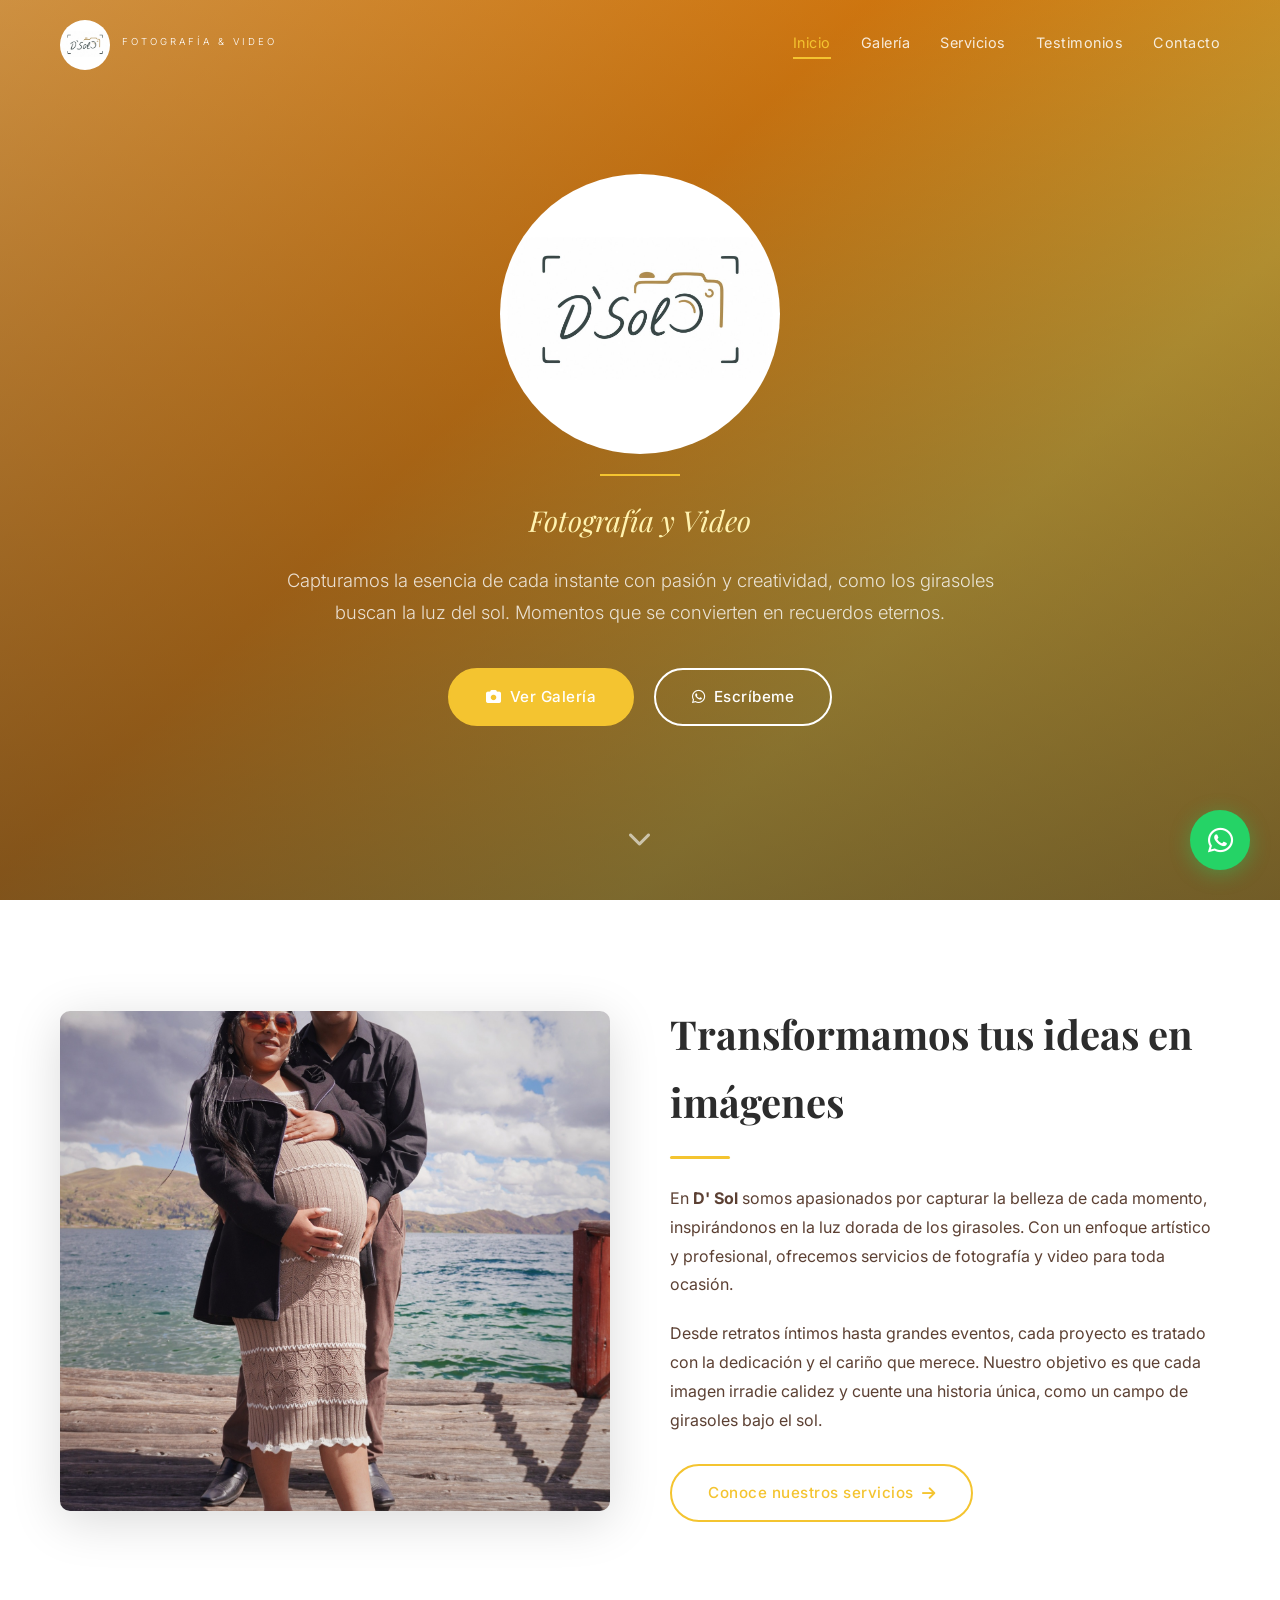
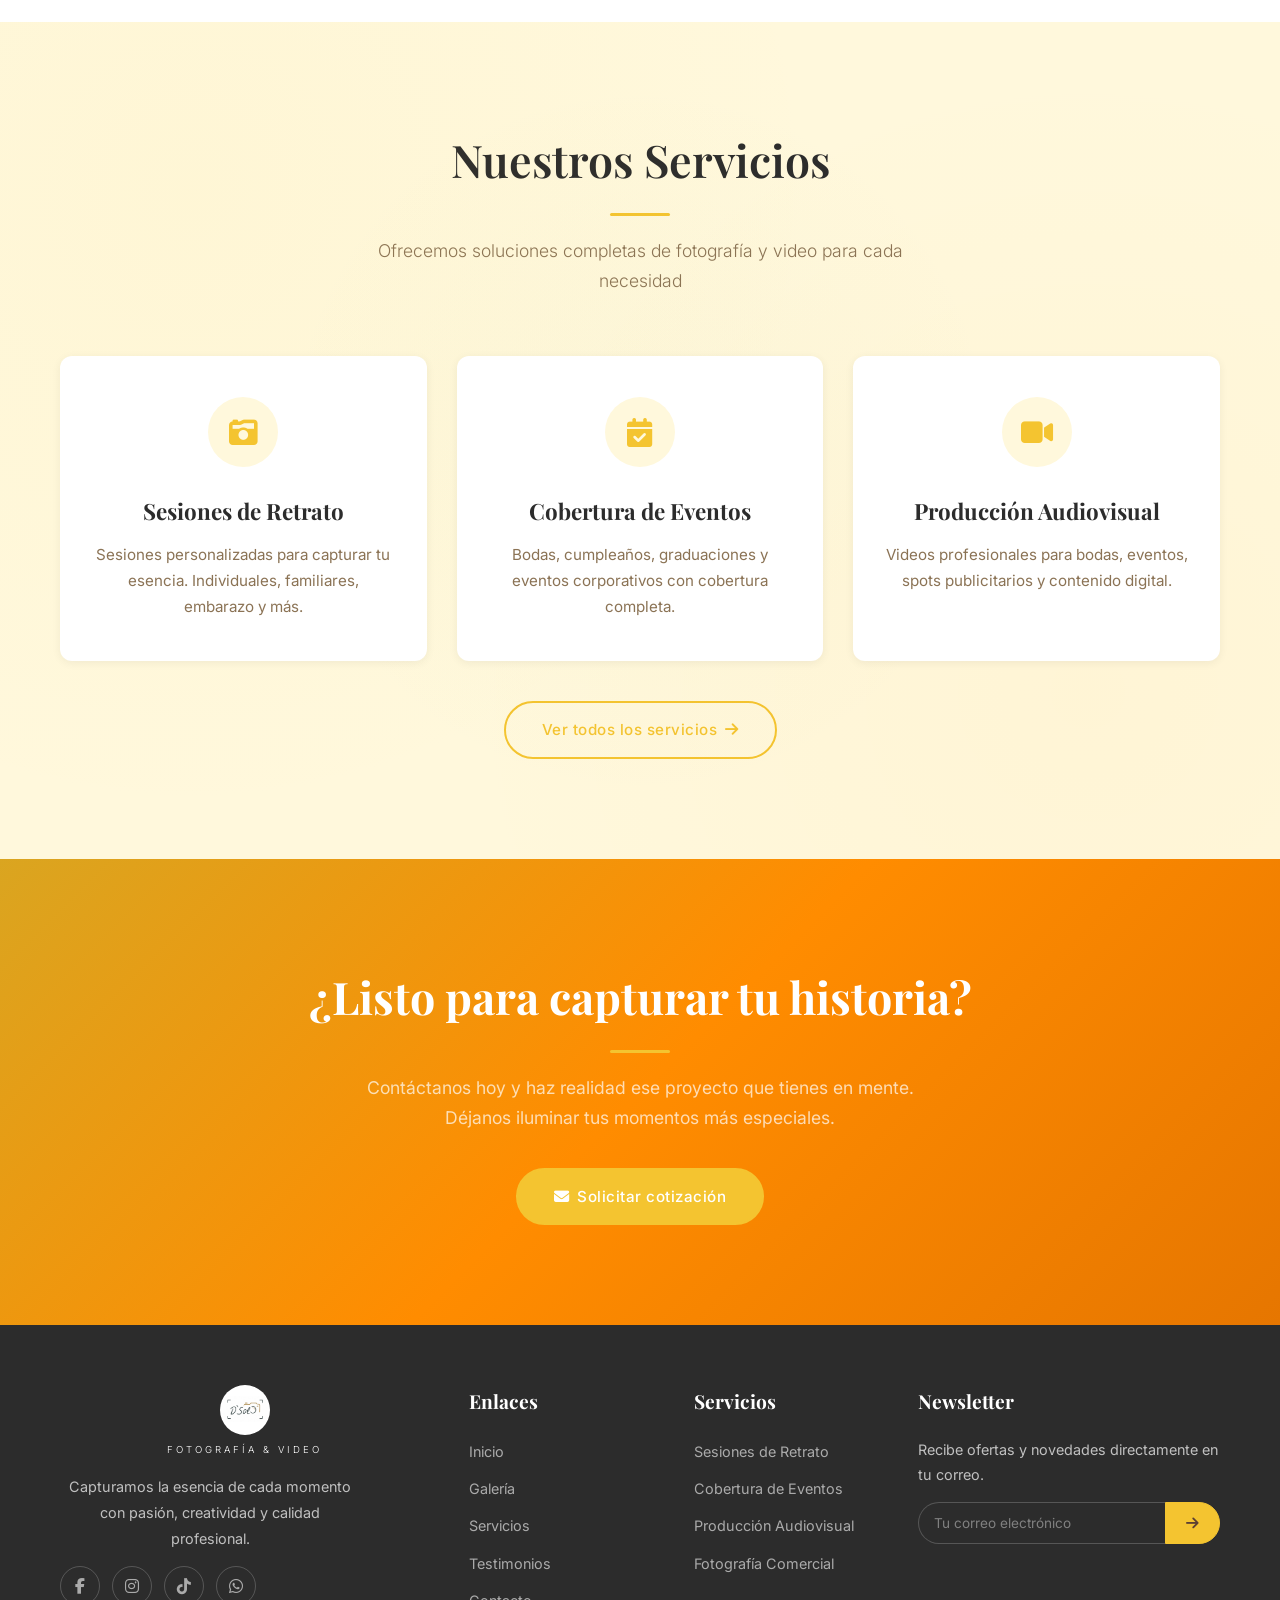
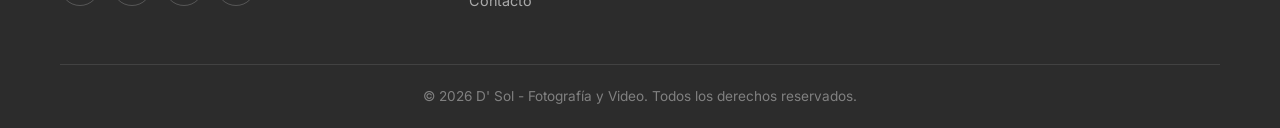
<file: index.html>
<!DOCTYPE html>
<html lang="es">
<head>
  <meta charset="UTF-8">
  <meta name="viewport" content="width=device-width, initial-scale=1.0">
  <meta name="description" content="D' Sol - Fotografía y Video. Capturamos tus momentos más especiales con calidad profesional.">
  <title>D' Sol - Fotografía y Video</title>
  <link rel="stylesheet" href="css/style.css">
  <link rel="stylesheet" href="https://cdnjs.cloudflare.com/ajax/libs/font-awesome/6.5.1/css/all.min.css">
  <link rel="icon" href="img/favicon.ico" type="image/x-icon">
</head>
<body>

  <!-- ===== HEADER ===== -->
  <header class="header">
    <div class="container">
      <a href="index.html" class="logo">
        <img src="img/logo.jpg" alt="D' Sol" class="logo-img">
        <span class="logo-sub">Fotografía &amp; Video</span>
      </a>
      <nav class="nav">
        <a href="index.html" class="active">Inicio</a>
        <a href="galeria.html">Galería</a>
        <a href="servicios.html">Servicios</a>
        <a href="testimoniales.html">Testimonios</a>
        <a href="contacto.html">Contacto</a>
      </nav>
      <button class="hamburger" aria-label="Menú">
        <span></span>
        <span></span>
        <span></span>
      </button>
    </div>
  </header>

  <!-- ===== HERO SECTION ===== -->
  <section class="hero">
    <div class="hero-overlay"></div>
    <div class="hero-content">
      <h1><img src="img/logo.jpg" alt="D' Sol" class="hero-logo"></h1>
      <div class="hero-divider"></div>
      <p class="hero-sub">Fotografía y Video</p>
      <p class="hero-desc">Capturamos la esencia de cada instante con pasión y creatividad, como los girasoles buscan la luz del sol. Momentos que se convierten en recuerdos eternos.</p>
      <div class="hero-buttons">
        <a href="galeria.html" class="btn btn-primary"><i class="fas fa-camera"></i> Ver Galería</a>
        <a href="https://wa.me/51974904717" target="_blank" class="btn btn-secondary"><i class="fab fa-whatsapp"></i> Escríbeme</a>
      </div>
    </div>
    <div class="hero-scroll">
      <a href="#about"><i class="fas fa-chevron-down"></i></a>
    </div>
  </section>

  <!-- ===== ABOUT SECTION ===== -->
  <section class="section" id="about">
    <div class="container">
      <div class="about-grid">
        <div class="about-image">
          <img src="img/foto1_galeria.jpg" alt="D' Sol Fotografía">
        </div>
        <div class="about-text">
          <h2>Transformamos tus ideas en imágenes</h2>
          <div class="section-divider" style="margin: 15px 0 25px;"></div>
          <p>En <strong>D' Sol</strong> somos apasionados por capturar la belleza de cada momento, inspirándonos en la luz dorada de los girasoles. Con un enfoque artístico y profesional, ofrecemos servicios de fotografía y video para toda ocasión.</p>
          <p>Desde retratos íntimos hasta grandes eventos, cada proyecto es tratado con la dedicación y el cariño que merece. Nuestro objetivo es que cada imagen irradie calidez y cuente una historia única, como un campo de girasoles bajo el sol.</p>
          <a href="servicios.html" class="btn btn-gold-outline">Conoce nuestros servicios <i class="fas fa-arrow-right"></i></a>
        </div>
      </div>
    </div>
  </section>

  <!-- ===== SERVICES PREVIEW ===== -->
  <section class="section section-alt">
    <div class="container">
      <h2 class="section-title">Nuestros Servicios</h2>
      <div class="section-divider"></div>
      <p class="section-subtitle">Ofrecemos soluciones completas de fotografía y video para cada necesidad</p>
      <div class="services-grid">
        <div class="service-card">
          <div class="icon"><i class="fas fa-camera-retro"></i></div>
          <h3>Sesiones de Retrato</h3>
          <p>Sesiones personalizadas para capturar tu esencia. Individuales, familiares, embarazo y más.</p>
        </div>
        <div class="service-card">
          <div class="icon"><i class="fas fa-calendar-check"></i></div>
          <h3>Cobertura de Eventos</h3>
          <p>Bodas, cumpleaños, graduaciones y eventos corporativos con cobertura completa.</p>
        </div>
        <div class="service-card">
          <div class="icon"><i class="fas fa-video"></i></div>
          <h3>Producción Audiovisual</h3>
          <p>Videos profesionales para bodas, eventos, spots publicitarios y contenido digital.</p>
        </div>
      </div>
      <div style="text-align: center; margin-top: 40px;">
        <a href="servicios.html" class="btn btn-gold-outline">Ver todos los servicios <i class="fas fa-arrow-right"></i></a>
      </div>
    </div>
  </section>

  <!-- ===== CTA SECTION ===== -->
  <section class="cta-section">
    <div class="container">
      <h2>¿Listo para capturar tu historia?</h2>
      <div class="section-divider"></div>
      <p>Contáctanos hoy y haz realidad ese proyecto que tienes en mente. Déjanos iluminar tus momentos más especiales.</p>
      <a href="contacto.html" class="btn btn-primary"><i class="fas fa-envelope"></i> Solicitar cotización</a>
    </div>
  </section>

  <!-- ===== FOOTER ===== -->
  <footer class="footer">
    <div class="container">
      <div class="footer-grid">
        <div class="footer-brand">
          <a href="index.html" class="logo">
            <img src="img/logo.jpg" alt="D' Sol" class="logo-img">
            <span class="logo-sub">Fotografía &amp; Video</span>
          </a>
          <p>Capturamos la esencia de cada momento con pasión, creatividad y calidad profesional.</p>
          <div class="footer-social">
            <a href="https://www.facebook.com/profile.php?id=61590328746285" target="_blank" aria-label="Facebook"><i class="fab fa-facebook-f"></i></a>
            <a href="https://www.instagram.com/dsol_studio.fotografiayvideo" target="_blank" aria-label="Instagram"><i class="fab fa-instagram"></i></a>
            <a href="https://www.tiktok.com/@la_bitacora_de_sole" target="_blank" aria-label="TikTok"><i class="fab fa-tiktok"></i></a>
            <a href="https://wa.me/51974904717" target="_blank" aria-label="WhatsApp"><i class="fab fa-whatsapp"></i></a>
          </div>
        </div>
        <div>
          <h4>Enlaces</h4>
          <ul class="footer-links">
            <li><a href="index.html">Inicio</a></li>
            <li><a href="galeria.html">Galería</a></li>
            <li><a href="servicios.html">Servicios</a></li>
            <li><a href="testimoniales.html">Testimonios</a></li>
            <li><a href="contacto.html">Contacto</a></li>
          </ul>
        </div>
        <div>
          <h4>Servicios</h4>
          <ul class="footer-links">
            <li><a href="servicios.html">Sesiones de Retrato</a></li>
            <li><a href="servicios.html">Cobertura de Eventos</a></li>
            <li><a href="servicios.html">Producción Audiovisual</a></li>
            <li><a href="servicios.html">Fotografía Comercial</a></li>
          </ul>
        </div>
        <div class="footer-newsletter">
          <h4>Newsletter</h4>
          <p>Recibe ofertas y novedades directamente en tu correo.</p>
          <form class="newsletter-form">
            <input type="email" placeholder="Tu correo electrónico" required>
            <button type="submit"><i class="fas fa-arrow-right"></i></button>
          </form>
        </div>
      </div>
      <div class="footer-bottom">
        <p>&copy; 2026 D' Sol - Fotografía y Video. Todos los derechos reservados.</p>
      </div>
    </div>
  </footer>

  <!-- ===== WHATSAPP FLOATING BUTTON ===== -->
  <a href="https://wa.me/51974904717" target="_blank" class="whatsapp-float" aria-label="WhatsApp">
    <i class="fab fa-whatsapp"></i>
  </a>

  <script src="js/main.js"></script>
</body>
</html>
</file>
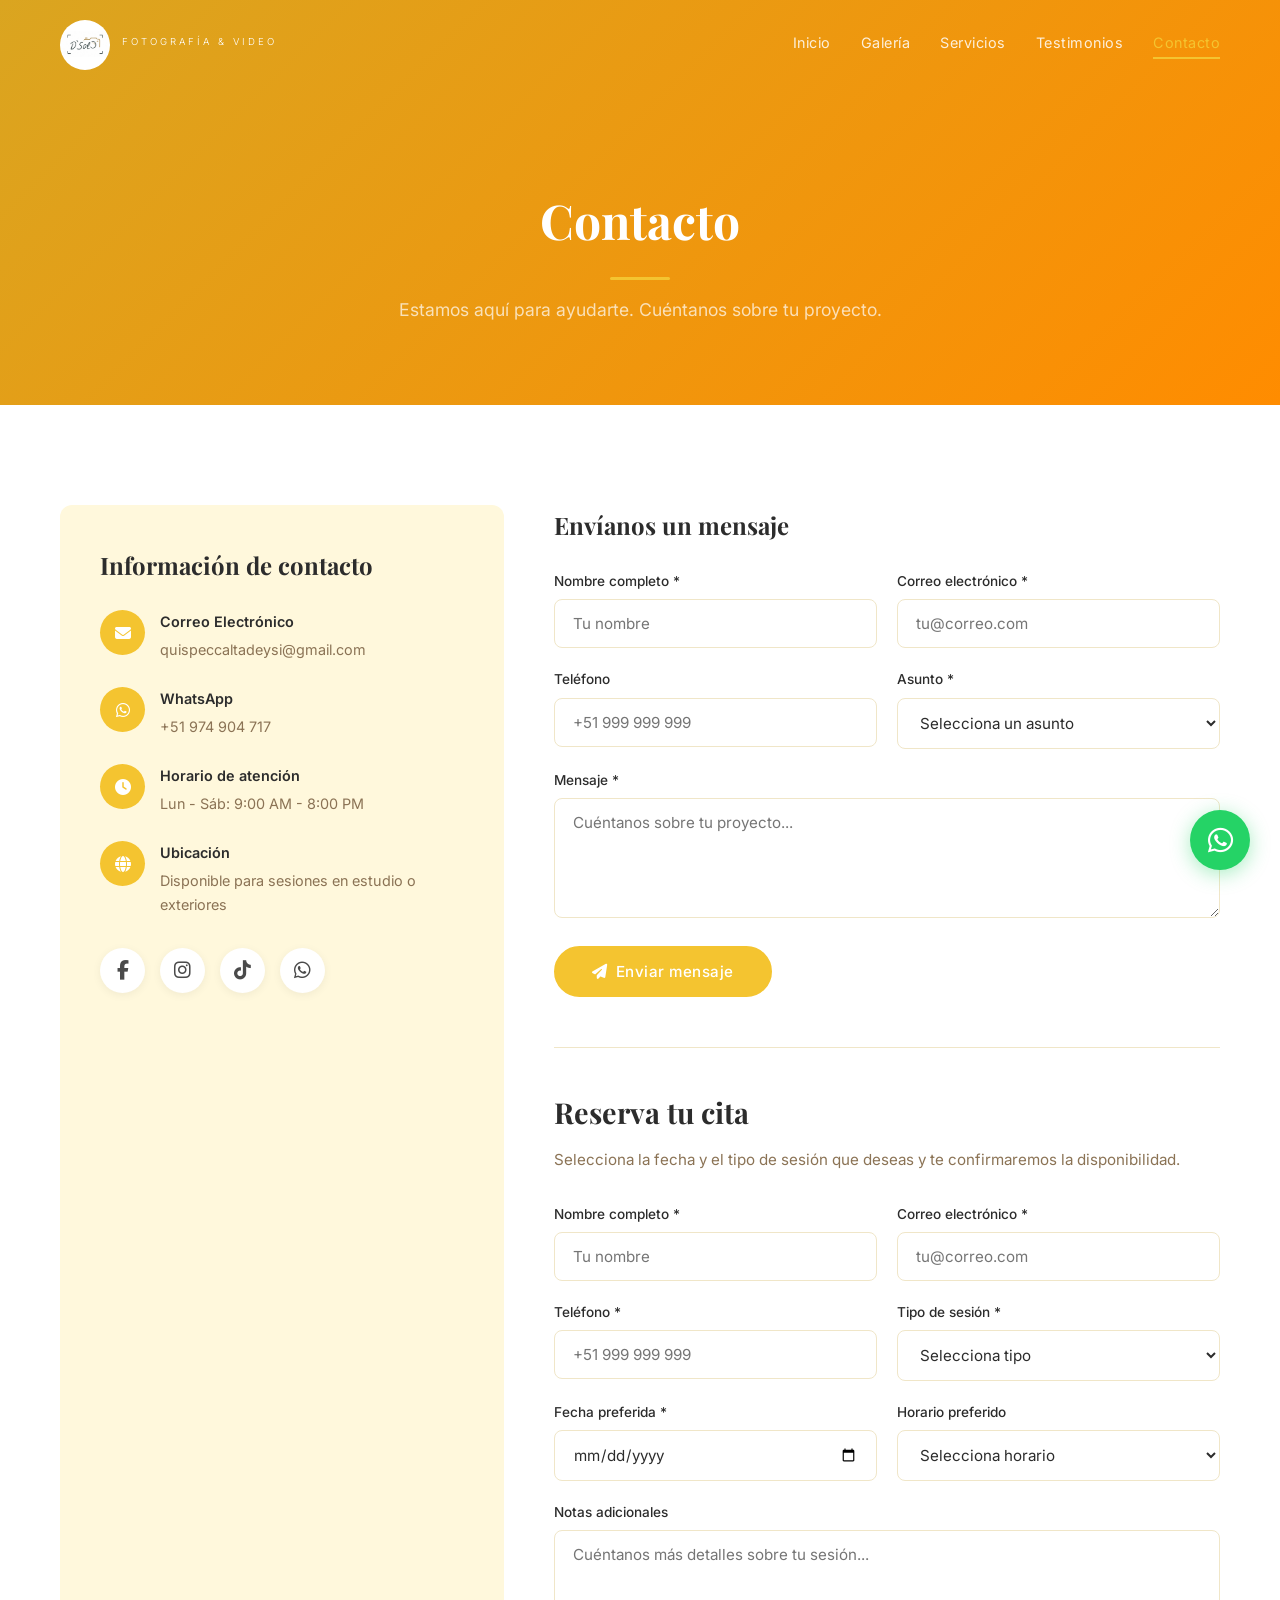
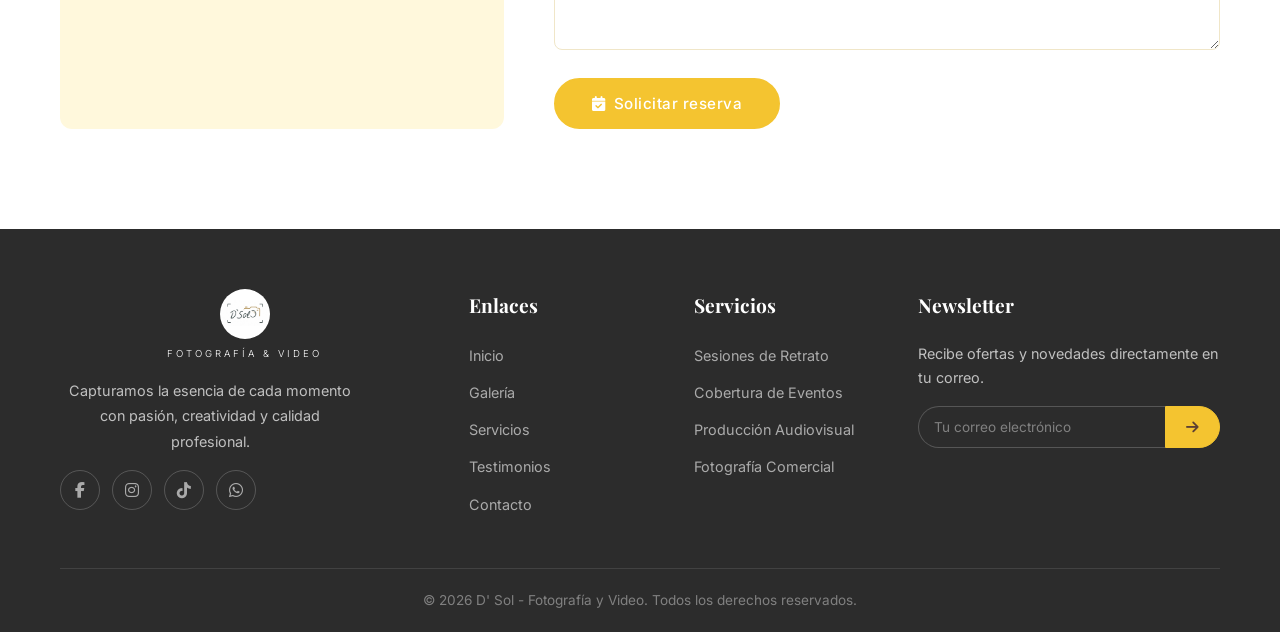
<file: contacto.html>
<!DOCTYPE html>
<html lang="es">
<head>
  <meta charset="UTF-8">
  <meta name="viewport" content="width=device-width, initial-scale=1.0">
  <meta name="description" content="Contacta con D' Sol - Fotografía y Video. Solicita cotizaciones y reserva tus citas.">
  <title>Contacto - D' Sol</title>
  <link rel="stylesheet" href="css/style.css">
  <link rel="stylesheet" href="https://cdnjs.cloudflare.com/ajax/libs/font-awesome/6.5.1/css/all.min.css">
  <link rel="icon" href="img/favicon.ico" type="image/x-icon">
</head>
<body>

  <!-- ===== HEADER ===== -->
  <header class="header">
    <div class="container">
      <a href="index.html" class="logo">
        <img src="img/logo.jpg" alt="D' Sol" class="logo-img">
        <span class="logo-sub">Fotografía &amp; Video</span>
      </a>
      <nav class="nav">
        <a href="index.html">Inicio</a>
        <a href="galeria.html">Galería</a>
        <a href="servicios.html">Servicios</a>
        <a href="testimoniales.html">Testimonios</a>
        <a href="contacto.html" class="active">Contacto</a>
      </nav>
      <button class="hamburger" aria-label="Menú">
        <span></span>
        <span></span>
        <span></span>
      </button>
    </div>
  </header>

  <!-- ===== PAGE BANNER ===== -->
  <section class="page-banner">
    <div class="container">
      <h1>Contacto</h1>
      <div class="section-divider"></div>
      <p>Estamos aquí para ayudarte. Cuéntanos sobre tu proyecto.</p>
    </div>
  </section>

  <!-- ===== CONTACT SECTION ===== -->
  <section class="section">
    <div class="container">

      <div class="contact-wrapper">
        <!-- Contact Info -->
        <div class="contact-info">
          <h3>Información de contacto</h3>

          <div class="contact-info-item">
            <div class="icon"><i class="fas fa-envelope"></i></div>
            <div class="info">
              <h4>Correo Electrónico</h4>
              <p>quispeccaltadeysi@gmail.com</p>
            </div>
          </div>

          <div class="contact-info-item">
            <div class="icon"><i class="fab fa-whatsapp"></i></div>
            <div class="info">
              <h4>WhatsApp</h4>
              <p>+51 974 904 717</p>
            </div>
          </div>

          <div class="contact-info-item">
            <div class="icon"><i class="fas fa-clock"></i></div>
            <div class="info">
              <h4>Horario de atención</h4>
              <p>Lun - Sáb: 9:00 AM - 8:00 PM</p>
            </div>
          </div>

          <div class="contact-info-item">
            <div class="icon"><i class="fas fa-globe"></i></div>
            <div class="info">
              <h4>Ubicación</h4>
              <p>Disponible para sesiones en estudio o exteriores</p>
            </div>
          </div>

          <div class="contact-social">
            <a href="https://www.facebook.com/profile.php?id=61590328746285" target="_blank" aria-label="Facebook"><i class="fab fa-facebook-f"></i></a>
            <a href="https://www.instagram.com/dsol_studio.fotografiayvideo" target="_blank" aria-label="Instagram"><i class="fab fa-instagram"></i></a>
            <a href="https://www.tiktok.com/@la_bitacora_de_sole" target="_blank" aria-label="TikTok"><i class="fab fa-tiktok"></i></a>
            <a href="https://wa.me/51974904717" target="_blank" aria-label="WhatsApp"><i class="fab fa-whatsapp"></i></a>
          </div>
        </div>

        <!-- Contact Form -->
        <div>
          <h3 style="font-family: var(--font-heading); font-size: 1.5rem; color: var(--dark); margin-bottom: 25px;">Envíanos un mensaje</h3>
          <form data-formspree="REEMPLAZAR_CON_TU_ID">
            <div class="form-row">
              <div class="form-group">
                <label for="name">Nombre completo *</label>
                <input type="text" id="name" name="name" required placeholder="Tu nombre">
              </div>
              <div class="form-group">
                <label for="email">Correo electrónico *</label>
                <input type="email" id="email" name="email" required placeholder="tu@correo.com">
              </div>
            </div>
            <div class="form-row">
              <div class="form-group">
                <label for="phone">Teléfono</label>
                <input type="tel" id="phone" name="phone" placeholder="+51 999 999 999">
              </div>
              <div class="form-group">
                <label for="subject">Asunto *</label>
                <select id="subject" name="subject" required>
                  <option value="">Selecciona un asunto</option>
                  <option value="cotizacion">Solicitar cotización</option>
                  <option value="informacion">Información general</option>
                  <option value="sesion">Agendar sesión</option>
                  <option value="otro">Otro</option>
                </select>
              </div>
            </div>
            <div class="form-group">
              <label for="message">Mensaje *</label>
              <textarea id="message" name="message" required placeholder="Cuéntanos sobre tu proyecto..."></textarea>
            </div>
            <button type="submit" class="btn btn-primary"><i class="fas fa-paper-plane"></i> Enviar mensaje</button>
          </form>

          <!-- Booking Form -->
          <div class="booking-form">
            <h3>Reserva tu cita</h3>
            <p class="form-subtitle">Selecciona la fecha y el tipo de sesión que deseas y te confirmaremos la disponibilidad.</p>
            <form data-formspree="REEMPLAZAR_CON_TU_ID">
              <div class="form-row">
                <div class="form-group">
                  <label for="b-name">Nombre completo *</label>
                  <input type="text" id="b-name" name="name" required placeholder="Tu nombre">
                </div>
                <div class="form-group">
                  <label for="b-email">Correo electrónico *</label>
                  <input type="email" id="b-email" name="email" required placeholder="tu@correo.com">
                </div>
              </div>
              <div class="form-row">
                <div class="form-group">
                  <label for="b-phone">Teléfono *</label>
                  <input type="tel" id="b-phone" name="phone" required placeholder="+51 999 999 999">
                </div>
                <div class="form-group">
                  <label for="b-type">Tipo de sesión *</label>
                  <select id="b-type" name="session_type" required>
                    <option value="">Selecciona tipo</option>
                    <option value="retrato">Sesión de Retrato</option>
                    <option value="evento">Cobertura de Evento</option>
                    <option value="video">Producción Audiovisual</option>
                    <option value="producto">Fotografía de Producto</option>
                    <option value="corporativo">Sesión Corporativa</option>
                    <option value="otro">Otro</option>
                  </select>
                </div>
              </div>
              <div class="form-row">
                <div class="form-group">
                  <label for="b-date">Fecha preferida *</label>
                  <input type="date" id="b-date" name="date" required>
                </div>
                <div class="form-group">
                  <label for="b-time">Horario preferido</label>
                  <select id="b-time" name="time">
                    <option value="">Selecciona horario</option>
                    <option value="manana">Mañana (9:00 - 12:00)</option>
                    <option value="mediodia">Mediodía (12:00 - 15:00)</option>
                    <option value="tarde">Tarde (15:00 - 18:00)</option>
                    <option value="noche">Noche (18:00 - 20:00)</option>
                  </select>
                </div>
              </div>
              <div class="form-group">
                <label for="b-notes">Notas adicionales</label>
                <textarea id="b-notes" name="notes" placeholder="Cuéntanos más detalles sobre tu sesión..."></textarea>
              </div>
              <button type="submit" class="btn btn-primary"><i class="fas fa-calendar-check"></i> Solicitar reserva</button>
            </form>
          </div>
        </div>
      </div>

    </div>
  </section>

  <!-- ===== FOOTER ===== -->
  <footer class="footer">
    <div class="container">
      <div class="footer-grid">
        <div class="footer-brand">
          <a href="index.html" class="logo">
            <img src="img/logo.jpg" alt="D' Sol" class="logo-img">
            <span class="logo-sub">Fotografía &amp; Video</span>
          </a>
          <p>Capturamos la esencia de cada momento con pasión, creatividad y calidad profesional.</p>
          <div class="footer-social">
            <a href="https://www.facebook.com/profile.php?id=61590328746285" target="_blank" aria-label="Facebook"><i class="fab fa-facebook-f"></i></a>
            <a href="https://www.instagram.com/dsol_studio.fotografiayvideo" target="_blank" aria-label="Instagram"><i class="fab fa-instagram"></i></a>
            <a href="https://www.tiktok.com/@la_bitacora_de_sole" target="_blank" aria-label="TikTok"><i class="fab fa-tiktok"></i></a>
            <a href="https://wa.me/51974904717" target="_blank" aria-label="WhatsApp"><i class="fab fa-whatsapp"></i></a>
          </div>
        </div>
        <div>
          <h4>Enlaces</h4>
          <ul class="footer-links">
            <li><a href="index.html">Inicio</a></li>
            <li><a href="galeria.html">Galería</a></li>
            <li><a href="servicios.html">Servicios</a></li>
            <li><a href="testimoniales.html">Testimonios</a></li>
            <li><a href="contacto.html">Contacto</a></li>
          </ul>
        </div>
        <div>
          <h4>Servicios</h4>
          <ul class="footer-links">
            <li><a href="servicios.html">Sesiones de Retrato</a></li>
            <li><a href="servicios.html">Cobertura de Eventos</a></li>
            <li><a href="servicios.html">Producción Audiovisual</a></li>
            <li><a href="servicios.html">Fotografía Comercial</a></li>
          </ul>
        </div>
        <div class="footer-newsletter">
          <h4>Newsletter</h4>
          <p>Recibe ofertas y novedades directamente en tu correo.</p>
          <form class="newsletter-form">
            <input type="email" placeholder="Tu correo electrónico" required>
            <button type="submit"><i class="fas fa-arrow-right"></i></button>
          </form>
        </div>
      </div>
      <div class="footer-bottom">
        <p>&copy; 2026 D' Sol - Fotografía y Video. Todos los derechos reservados.</p>
      </div>
    </div>
  </footer>

  <!-- ===== WHATSAPP FLOATING BUTTON ===== -->
  <a href="https://wa.me/51974904717" target="_blank" class="whatsapp-float" aria-label="WhatsApp">
    <i class="fab fa-whatsapp"></i>
  </a>

  <script src="js/main.js"></script>
</body>
</html>
</file>
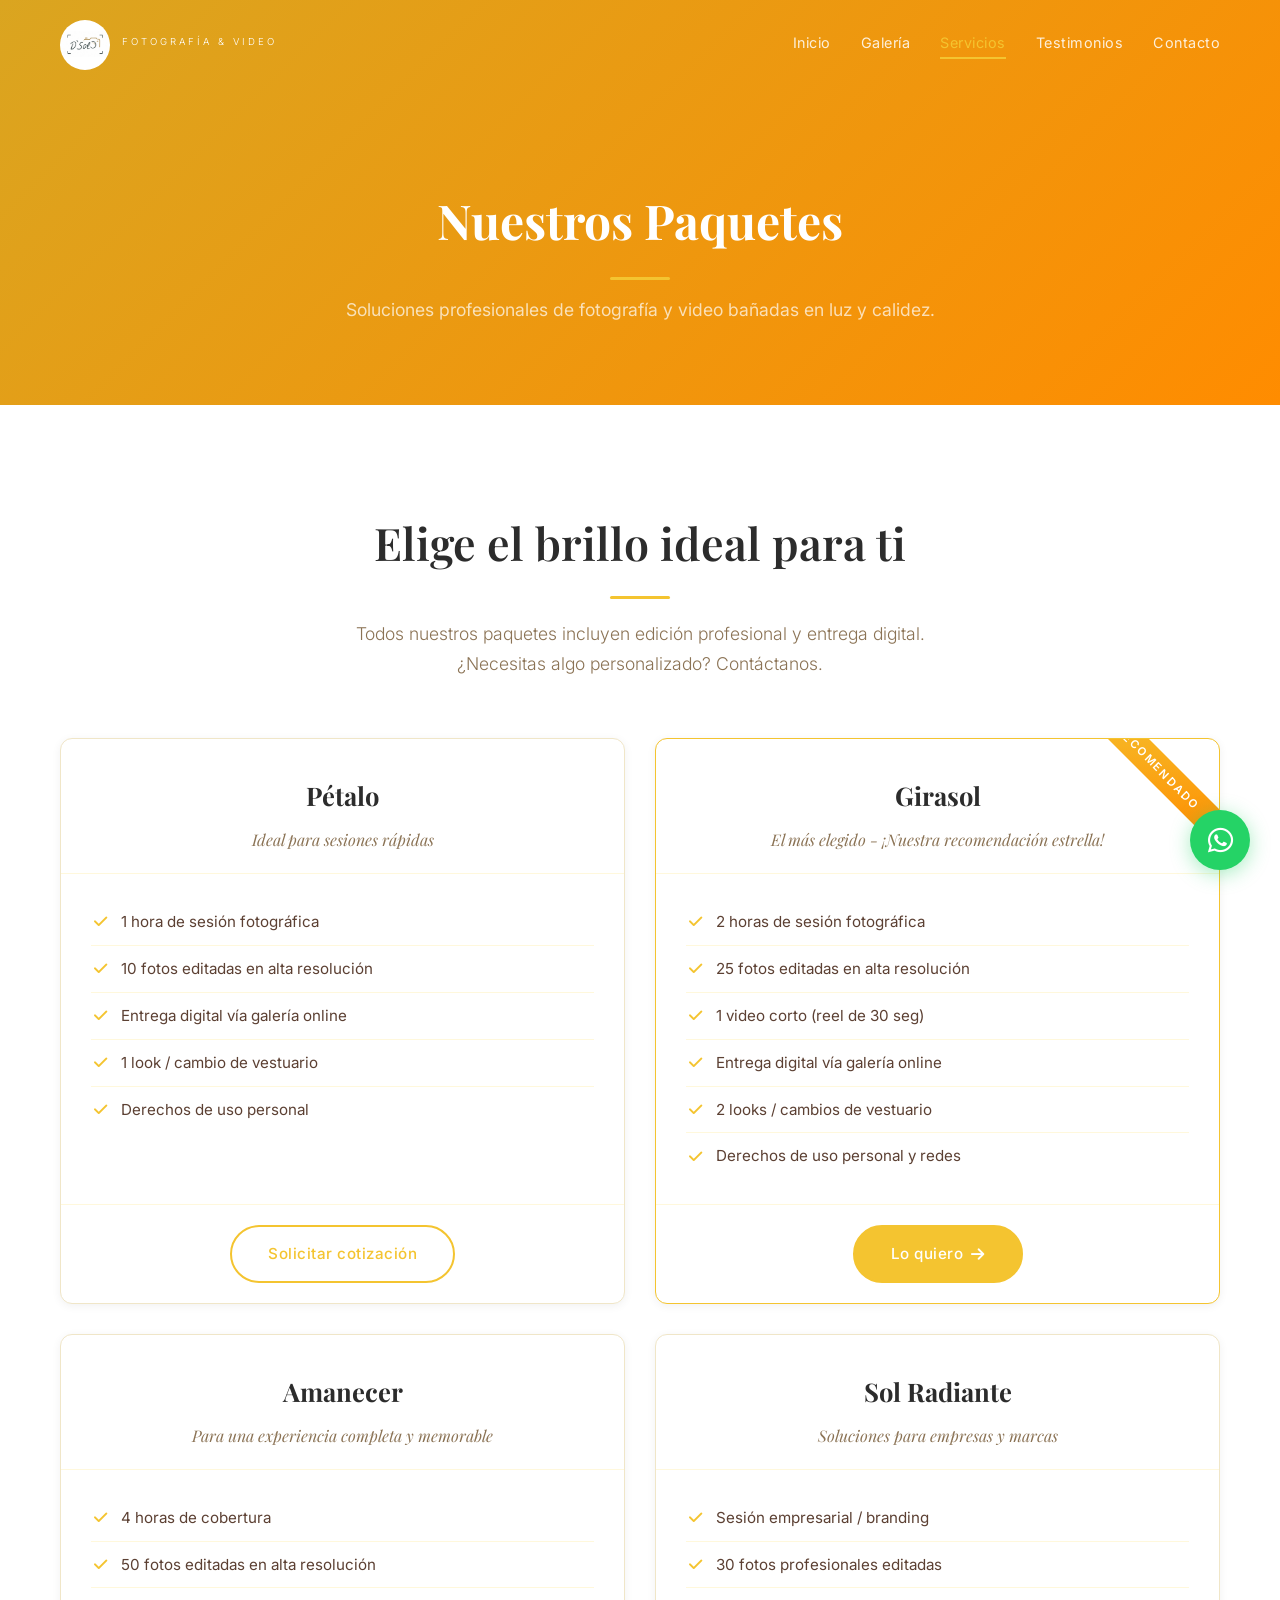
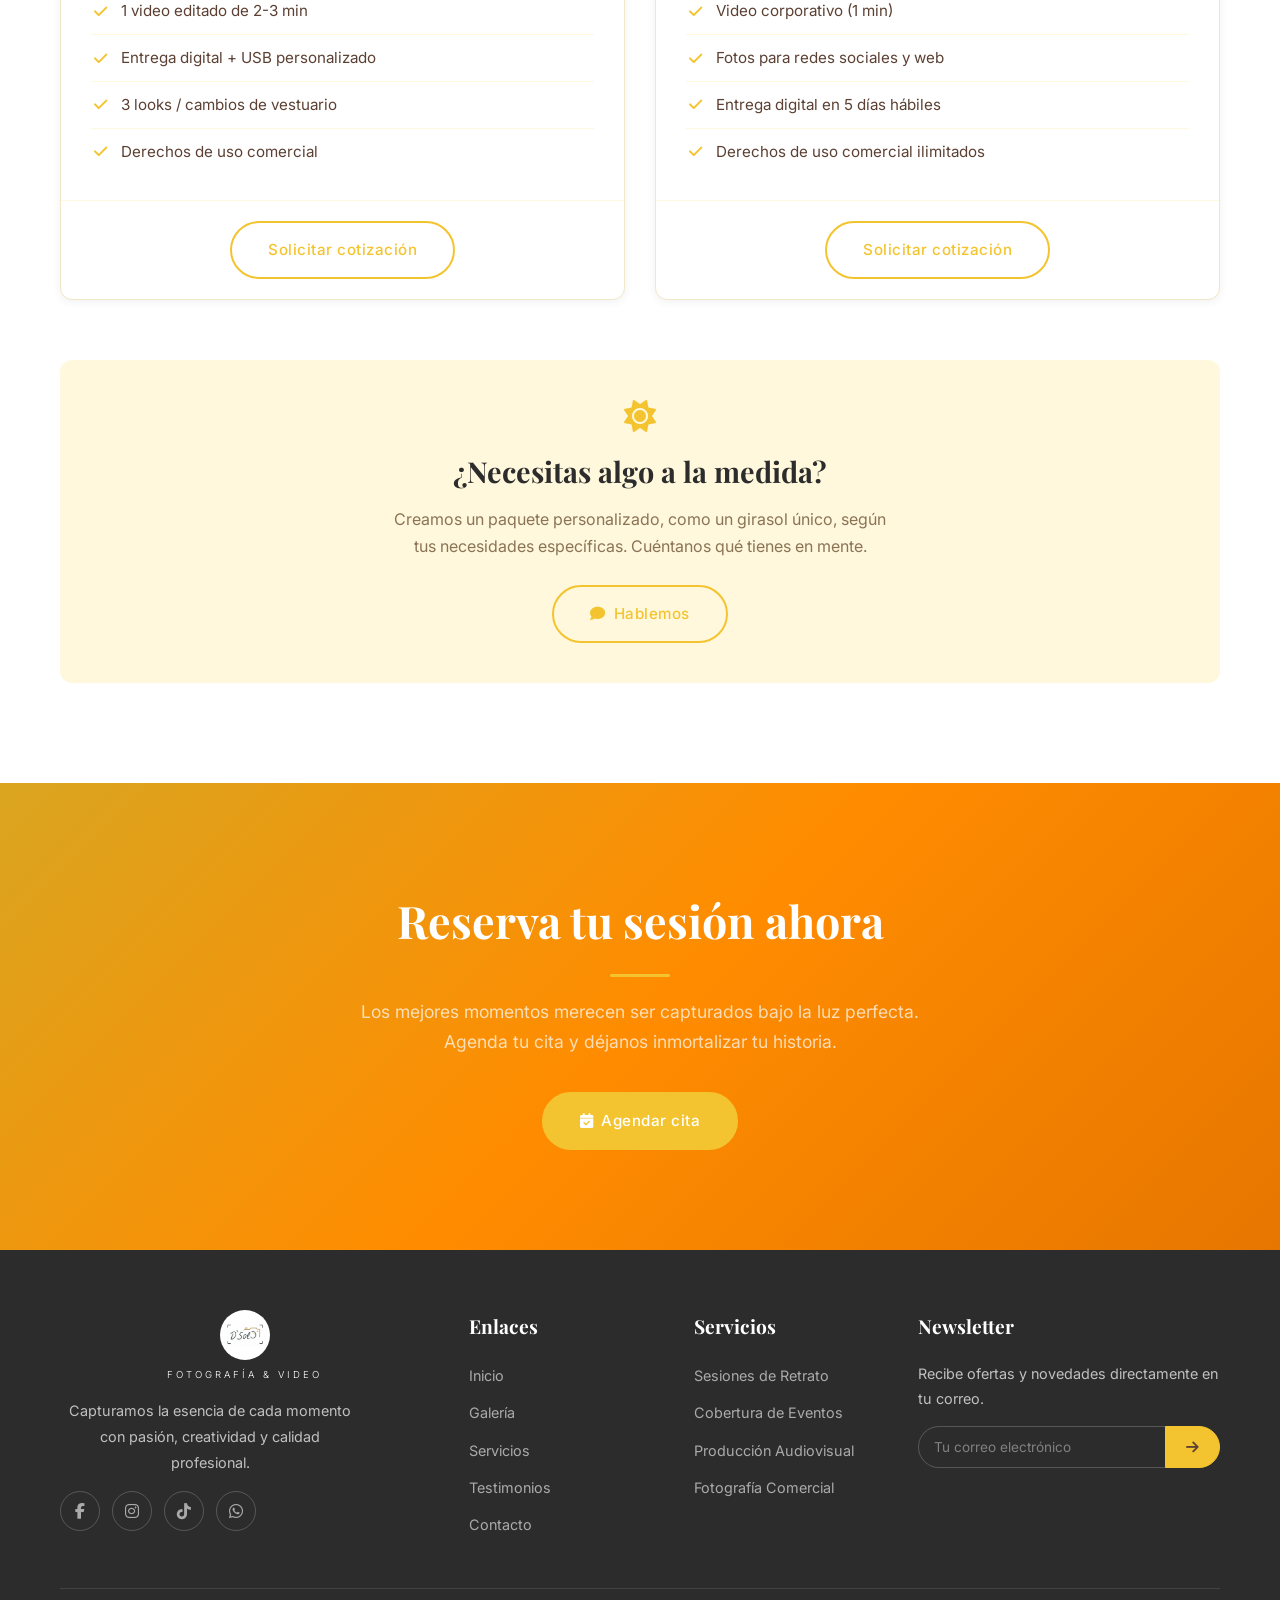
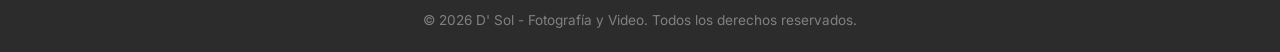
<file: servicios.html>
<!DOCTYPE html>
<html lang="es">
<head>
  <meta charset="UTF-8">
  <meta name="viewport" content="width=device-width, initial-scale=1.0">
  <meta name="description" content="Servicios de fotografía y video - D' Sol. Paquetes para toda ocasión.">
  <title>Servicios - D' Sol</title>
  <link rel="stylesheet" href="css/style.css">
  <link rel="stylesheet" href="https://cdnjs.cloudflare.com/ajax/libs/font-awesome/6.5.1/css/all.min.css">
  <link rel="icon" href="img/favicon.ico" type="image/x-icon">
</head>
<body>

  <!-- ===== HEADER ===== -->
  <header class="header">
    <div class="container">
      <a href="index.html" class="logo">
        <img src="img/logo.jpg" alt="D' Sol" class="logo-img">
        <span class="logo-sub">Fotografía &amp; Video</span>
      </a>
      <nav class="nav">
        <a href="index.html">Inicio</a>
        <a href="galeria.html">Galería</a>
        <a href="servicios.html" class="active">Servicios</a>
        <a href="testimoniales.html">Testimonios</a>
        <a href="contacto.html">Contacto</a>
      </nav>
      <button class="hamburger" aria-label="Menú">
        <span></span>
        <span></span>
        <span></span>
      </button>
    </div>
  </header>

  <!-- ===== PAGE BANNER ===== -->
  <section class="page-banner">
    <div class="container">
      <h1>Nuestros Paquetes</h1>
      <div class="section-divider"></div>
      <p>Soluciones profesionales de fotografía y video bañadas en luz y calidez.</p>
    </div>
  </section>

  <!-- ===== SERVICES SECTION ===== -->
  <section class="section">
    <div class="container">
      <h2 class="section-title">Elige el brillo ideal para ti</h2>
      <div class="section-divider"></div>
      <p class="section-subtitle">Todos nuestros paquetes incluyen edición profesional y entrega digital. ¿Necesitas algo personalizado? Contáctanos.</p>

      <div class="services-detailed">

        <!-- Paquete 1 -->
        <div class="service-detailed-card">
          <div class="card-header">
            <h3>Pétalo</h3>
            <p class="price">Ideal para sesiones rápidas</p>
          </div>
          <div class="card-body">
            <ul>
              <li><i class="fas fa-check"></i> 1 hora de sesión fotográfica</li>
              <li><i class="fas fa-check"></i> 10 fotos editadas en alta resolución</li>
              <li><i class="fas fa-check"></i> Entrega digital vía galería online</li>
              <li><i class="fas fa-check"></i> 1 look / cambio de vestuario</li>
              <li><i class="fas fa-check"></i> Derechos de uso personal</li>
            </ul>
          </div>
          <div class="card-footer">
            <a href="contacto.html" class="btn btn-gold-outline">Solicitar cotización</a>
          </div>
        </div>

        <!-- Paquete 2 (Featured) -->
        <div class="service-detailed-card featured">
          <div class="card-header">
            <h3>Girasol</h3>
            <p class="price">El más elegido - ¡Nuestra recomendación estrella!</p>
          </div>
          <div class="card-body">
            <ul>
              <li><i class="fas fa-check"></i> 2 horas de sesión fotográfica</li>
              <li><i class="fas fa-check"></i> 25 fotos editadas en alta resolución</li>
              <li><i class="fas fa-check"></i> 1 video corto (reel de 30 seg)</li>
              <li><i class="fas fa-check"></i> Entrega digital vía galería online</li>
              <li><i class="fas fa-check"></i> 2 looks / cambios de vestuario</li>
              <li><i class="fas fa-check"></i> Derechos de uso personal y redes</li>
            </ul>
          </div>
          <div class="card-footer">
            <a href="contacto.html" class="btn btn-primary">Lo quiero <i class="fas fa-arrow-right"></i></a>
          </div>
        </div>

        <!-- Paquete 3 -->
        <div class="service-detailed-card">
          <div class="card-header">
            <h3>Amanecer</h3>
            <p class="price">Para una experiencia completa y memorable</p>
          </div>
          <div class="card-body">
            <ul>
              <li><i class="fas fa-check"></i> 4 horas de cobertura</li>
              <li><i class="fas fa-check"></i> 50 fotos editadas en alta resolución</li>
              <li><i class="fas fa-check"></i> 1 video editado de 2-3 min</li>
              <li><i class="fas fa-check"></i> Entrega digital + USB personalizado</li>
              <li><i class="fas fa-check"></i> 3 looks / cambios de vestuario</li>
              <li><i class="fas fa-check"></i> Derechos de uso comercial</li>
            </ul>
          </div>
          <div class="card-footer">
            <a href="contacto.html" class="btn btn-gold-outline">Solicitar cotización</a>
          </div>
        </div>

        <!-- Paquete 4 -->
        <div class="service-detailed-card">
          <div class="card-header">
            <h3>Sol Radiante</h3>
            <p class="price">Soluciones para empresas y marcas</p>
          </div>
          <div class="card-body">
            <ul>
              <li><i class="fas fa-check"></i> Sesión empresarial / branding</li>
              <li><i class="fas fa-check"></i> 30 fotos profesionales editadas</li>
              <li><i class="fas fa-check"></i> Video corporativo (1 min)</li>
              <li><i class="fas fa-check"></i> Fotos para redes sociales y web</li>
              <li><i class="fas fa-check"></i> Entrega digital en 5 días hábiles</li>
              <li><i class="fas fa-check"></i> Derechos de uso comercial ilimitados</li>
            </ul>
          </div>
          <div class="card-footer">
            <a href="contacto.html" class="btn btn-gold-outline">Solicitar cotización</a>
          </div>
        </div>

      </div>

      <!-- Personalizado -->
      <div style="text-align: center; margin-top: 60px; padding: 40px; background: var(--cream); border-radius: 12px;">
        <i class="fas fa-sun" style="color: var(--gold); font-size: 2rem; margin-bottom: 15px;"></i>
        <h3 style="font-family: var(--font-heading); font-size: 1.8rem; color: var(--dark); margin-bottom: 10px;">¿Necesitas algo a la medida?</h3>
        <p style="color: var(--text-light); max-width: 500px; margin: 0 auto 25px;">Creamos un paquete personalizado, como un girasol único, según tus necesidades específicas. Cuéntanos qué tienes en mente.</p>
        <a href="contacto.html" class="btn btn-gold-outline"><i class="fas fa-comment"></i> Hablemos</a>
      </div>

    </div>
  </section>

  <!-- ===== CTA ===== -->
  <section class="cta-section">
    <div class="container">
      <h2>Reserva tu sesión ahora</h2>
      <div class="section-divider"></div>
      <p>Los mejores momentos merecen ser capturados bajo la luz perfecta. Agenda tu cita y déjanos inmortalizar tu historia.</p>
      <a href="contacto.html" class="btn btn-primary"><i class="fas fa-calendar-check"></i> Agendar cita</a>
    </div>
  </section>

  <!-- ===== FOOTER ===== -->
  <footer class="footer">
    <div class="container">
      <div class="footer-grid">
        <div class="footer-brand">
          <a href="index.html" class="logo">
            <img src="img/logo.jpg" alt="D' Sol" class="logo-img">
            <span class="logo-sub">Fotografía &amp; Video</span>
          </a>
          <p>Capturamos la esencia de cada momento con pasión, creatividad y calidad profesional.</p>
          <div class="footer-social">
            <a href="https://www.facebook.com/profile.php?id=61590328746285" target="_blank" aria-label="Facebook"><i class="fab fa-facebook-f"></i></a>
            <a href="https://www.instagram.com/dsol_studio.fotografiayvideo" target="_blank" aria-label="Instagram"><i class="fab fa-instagram"></i></a>
            <a href="https://www.tiktok.com/@la_bitacora_de_sole" target="_blank" aria-label="TikTok"><i class="fab fa-tiktok"></i></a>
            <a href="https://wa.me/51974904717" target="_blank" aria-label="WhatsApp"><i class="fab fa-whatsapp"></i></a>
          </div>
        </div>
        <div>
          <h4>Enlaces</h4>
          <ul class="footer-links">
            <li><a href="index.html">Inicio</a></li>
            <li><a href="galeria.html">Galería</a></li>
            <li><a href="servicios.html">Servicios</a></li>
            <li><a href="testimoniales.html">Testimonios</a></li>
            <li><a href="contacto.html">Contacto</a></li>
          </ul>
        </div>
        <div>
          <h4>Servicios</h4>
          <ul class="footer-links">
            <li><a href="servicios.html">Sesiones de Retrato</a></li>
            <li><a href="servicios.html">Cobertura de Eventos</a></li>
            <li><a href="servicios.html">Producción Audiovisual</a></li>
            <li><a href="servicios.html">Fotografía Comercial</a></li>
          </ul>
        </div>
        <div class="footer-newsletter">
          <h4>Newsletter</h4>
          <p>Recibe ofertas y novedades directamente en tu correo.</p>
          <form class="newsletter-form">
            <input type="email" placeholder="Tu correo electrónico" required>
            <button type="submit"><i class="fas fa-arrow-right"></i></button>
          </form>
        </div>
      </div>
      <div class="footer-bottom">
        <p>&copy; 2026 D' Sol - Fotografía y Video. Todos los derechos reservados.</p>
      </div>
    </div>
  </footer>

  <!-- ===== WHATSAPP FLOATING BUTTON ===== -->
  <a href="https://wa.me/51974904717" target="_blank" class="whatsapp-float" aria-label="WhatsApp">
    <i class="fab fa-whatsapp"></i>
  </a>

  <script src="js/main.js"></script>
</body>
</html>
</file>
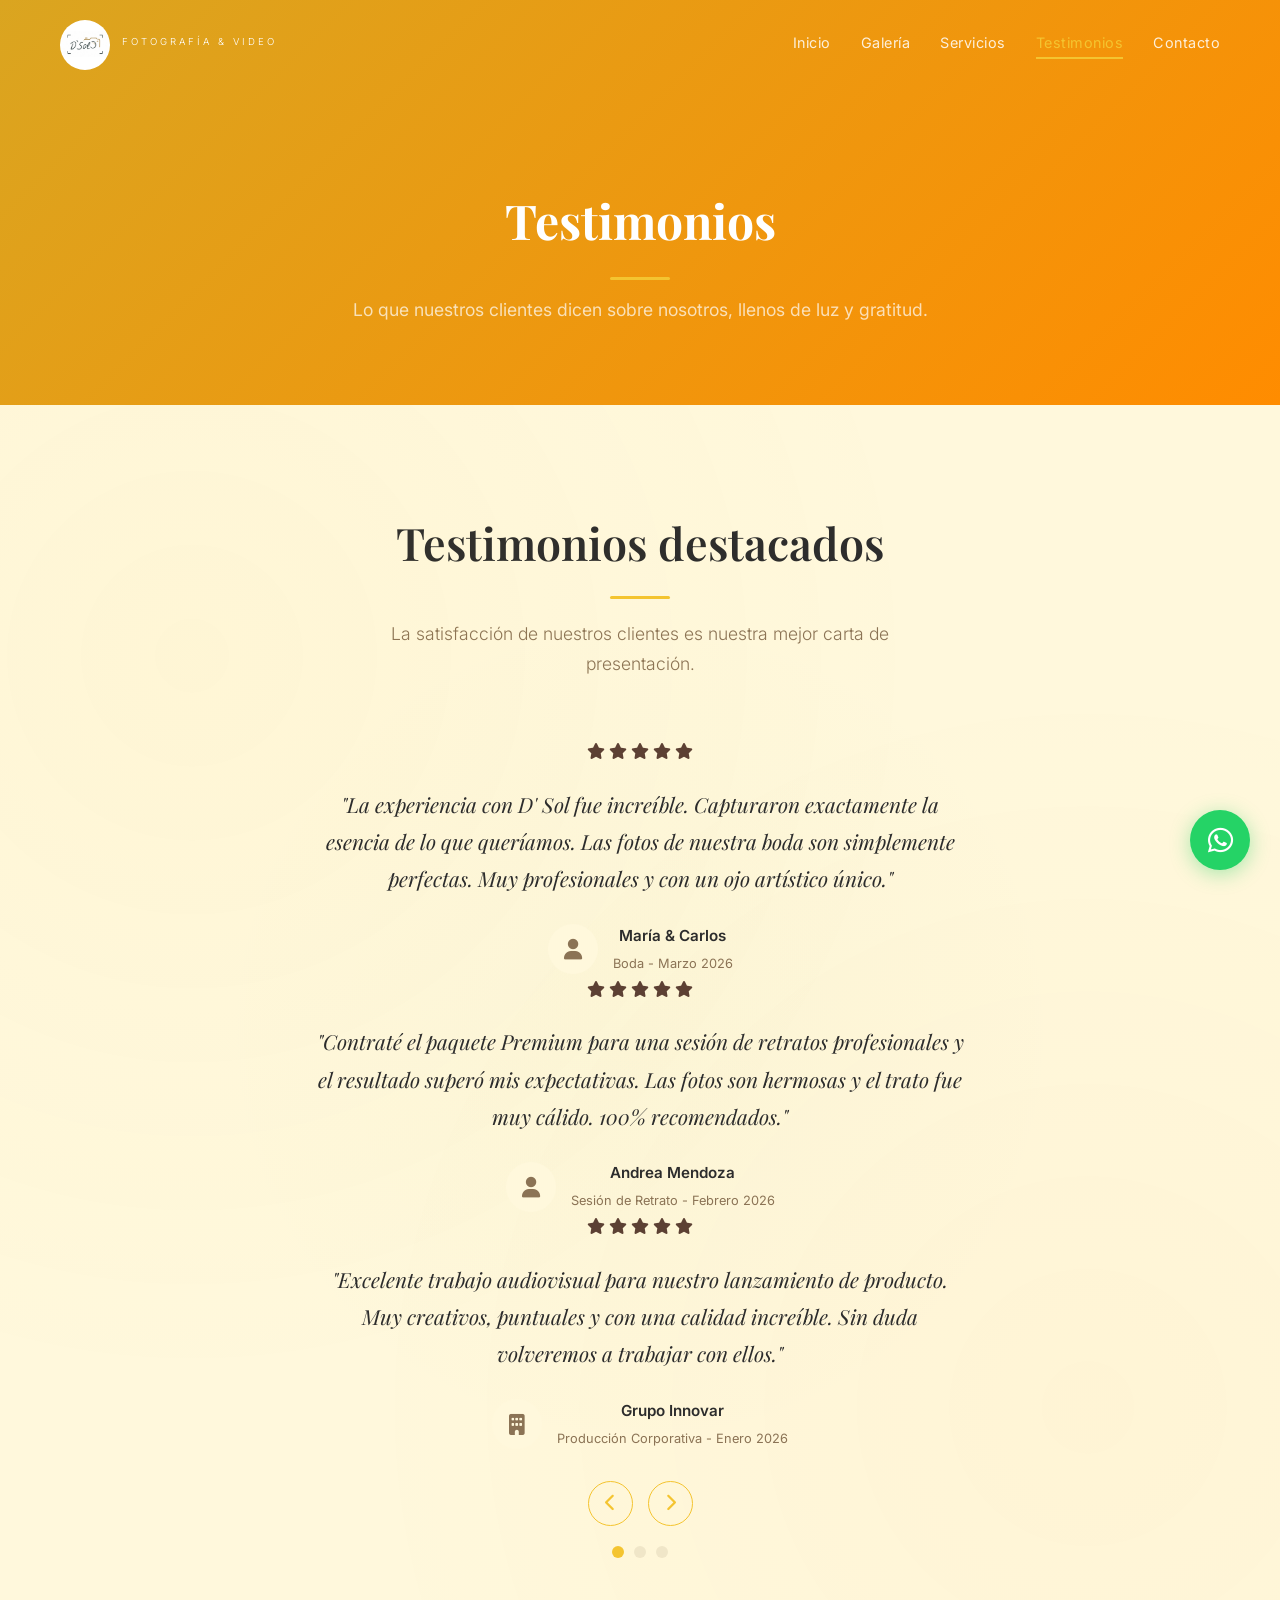
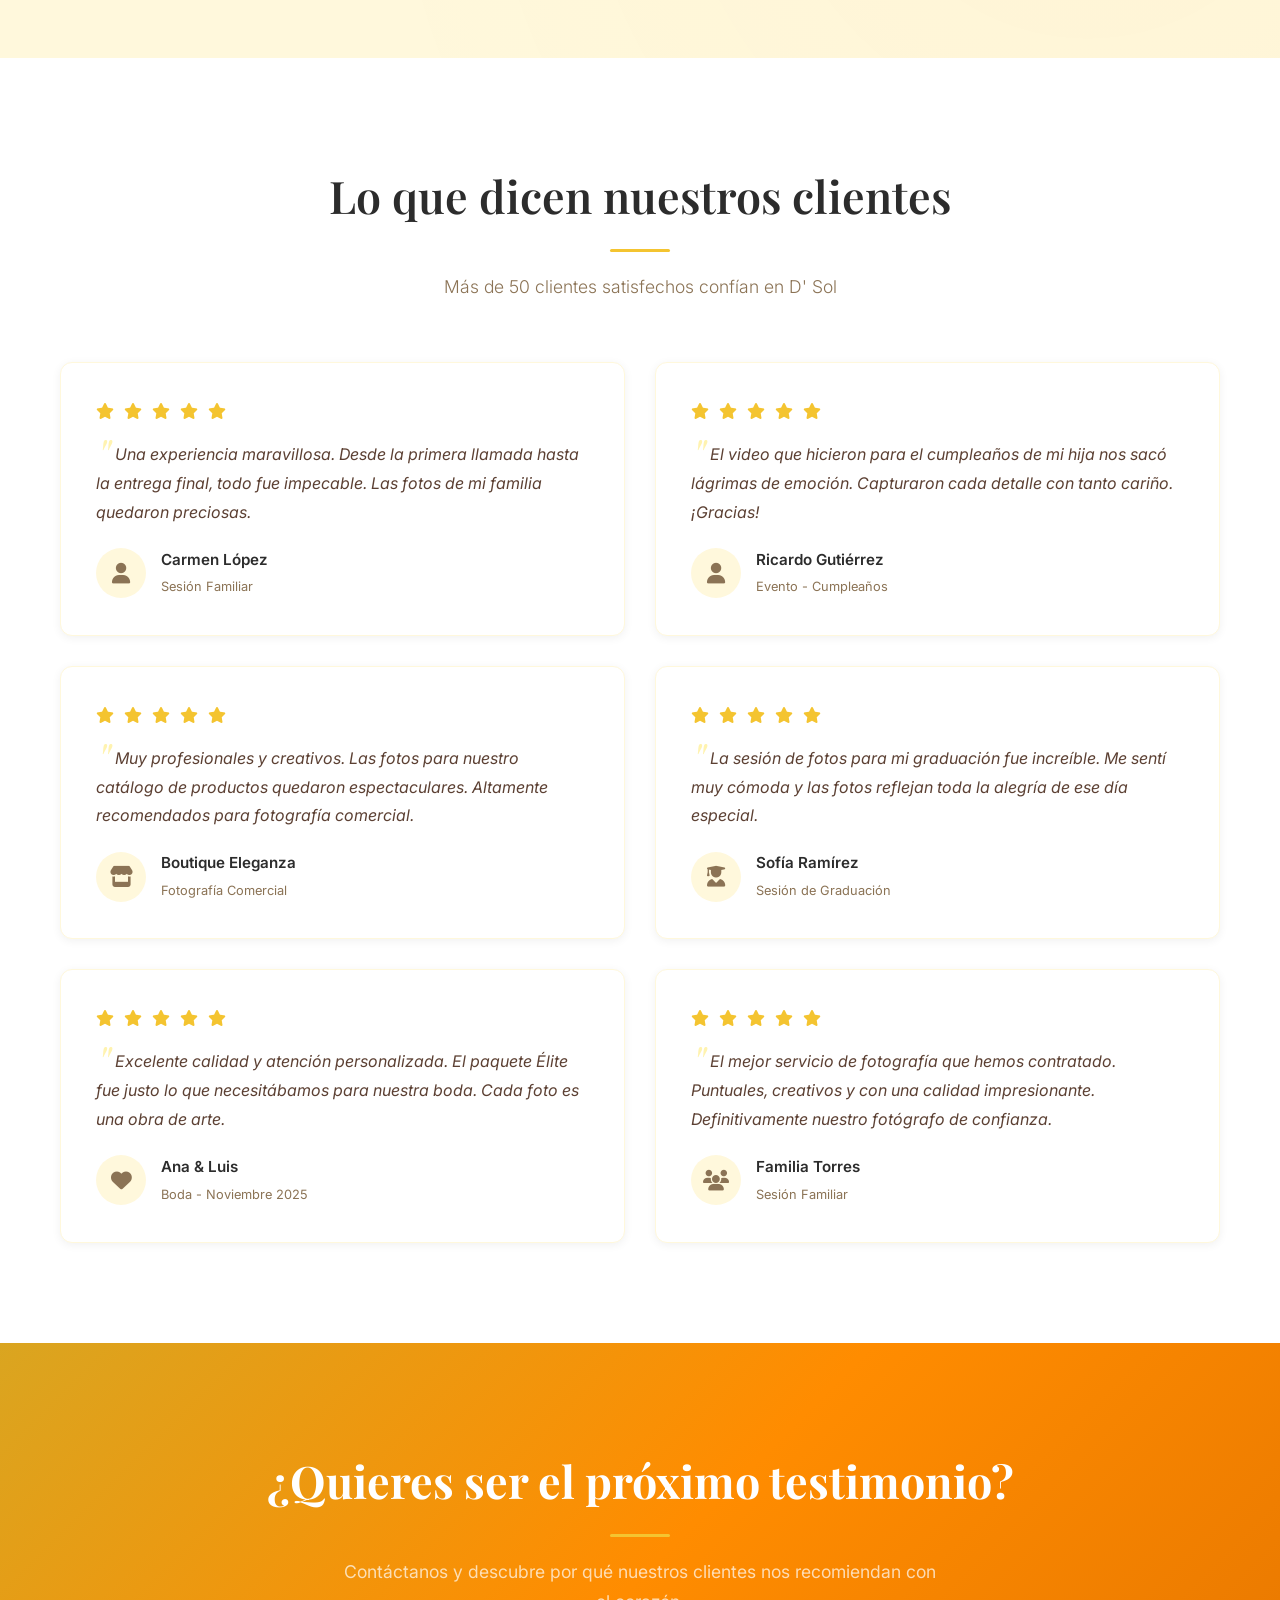
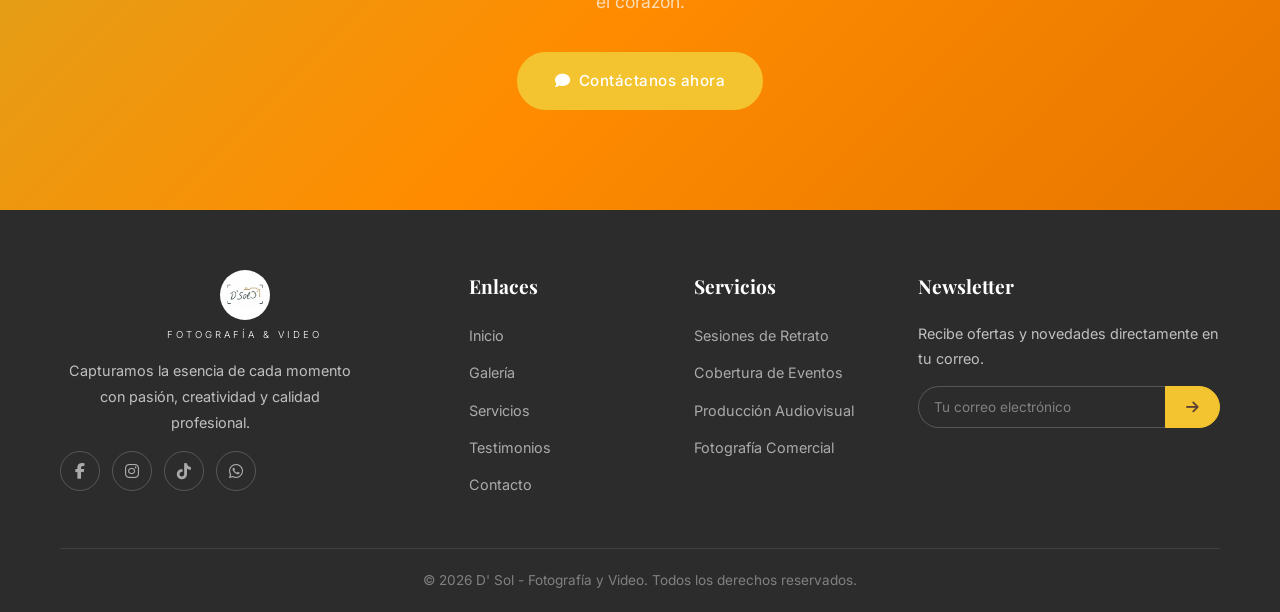
<file: testimoniales.html>
<!DOCTYPE html>
<html lang="es">
<head>
  <meta charset="UTF-8">
  <meta name="viewport" content="width=device-width, initial-scale=1.0">
  <meta name="description" content="Testimonios de clientes de D' Sol - Fotografía y Video.">
  <title>Testimonios - D' Sol</title>
  <link rel="stylesheet" href="css/style.css">
  <link rel="stylesheet" href="https://cdnjs.cloudflare.com/ajax/libs/font-awesome/6.5.1/css/all.min.css">
  <link rel="icon" href="img/favicon.ico" type="image/x-icon">
</head>
<body>

  <!-- ===== HEADER ===== -->
  <header class="header">
    <div class="container">
      <a href="index.html" class="logo">
        <img src="img/logo.jpg" alt="D' Sol" class="logo-img">
        <span class="logo-sub">Fotografía &amp; Video</span>
      </a>
      <nav class="nav">
        <a href="index.html">Inicio</a>
        <a href="galeria.html">Galería</a>
        <a href="servicios.html">Servicios</a>
        <a href="testimoniales.html" class="active">Testimonios</a>
        <a href="contacto.html">Contacto</a>
      </nav>
      <button class="hamburger" aria-label="Menú">
        <span></span>
        <span></span>
        <span></span>
      </button>
    </div>
  </header>

  <!-- ===== PAGE BANNER ===== -->
  <section class="page-banner">
    <div class="container">
      <h1>Testimonios</h1>
      <div class="section-divider"></div>
      <p>Lo que nuestros clientes dicen sobre nosotros, llenos de luz y gratitud.</p>
    </div>
  </section>

  <!-- ===== TESTIMONIALS CAROUSEL (Featured) ===== -->
  <section class="section section-alt">
    <div class="container">
      <h2 class="section-title">Testimonios destacados</h2>
      <div class="section-divider"></div>
      <p class="section-subtitle">La satisfacción de nuestros clientes es nuestra mejor carta de presentación.</p>

      <div class="testimonial-carousel" style="max-width: 700px; margin: 0 auto; position: relative;">
        <!-- Slide 1 -->
        <div class="testimonial-slide active">
          <div style="text-align: center;">
            <div class="stars" style="margin-bottom: 20px;">
              <i class="fas fa-star"></i>
              <i class="fas fa-star"></i>
              <i class="fas fa-star"></i>
              <i class="fas fa-star"></i>
              <i class="fas fa-star"></i>
            </div>
            <blockquote style="font-family: var(--font-heading); font-size: 1.3rem; line-height: 1.8; color: var(--dark); font-style: italic; margin-bottom: 25px; padding: 0 20px;">
              "La experiencia con D' Sol fue increíble. Capturaron exactamente la esencia de lo que queríamos. Las fotos de nuestra boda son simplemente perfectas. Muy profesionales y con un ojo artístico único."
            </blockquote>
            <div class="testimonial-author" style="justify-content: center;">
              <div class="avatar"><i class="fas fa-user"></i></div>
              <div class="author-info">
                <h4>María &amp; Carlos</h4>
                <span>Boda - Marzo 2026</span>
              </div>
            </div>
          </div>
        </div>
        <!-- Slide 2 -->
        <div class="testimonial-slide">
          <div style="text-align: center;">
            <div class="stars" style="margin-bottom: 20px;">
              <i class="fas fa-star"></i>
              <i class="fas fa-star"></i>
              <i class="fas fa-star"></i>
              <i class="fas fa-star"></i>
              <i class="fas fa-star"></i>
            </div>
            <blockquote style="font-family: var(--font-heading); font-size: 1.3rem; line-height: 1.8; color: var(--dark); font-style: italic; margin-bottom: 25px; padding: 0 20px;">
              "Contraté el paquete Premium para una sesión de retratos profesionales y el resultado superó mis expectativas. Las fotos son hermosas y el trato fue muy cálido. 100% recomendados."
            </blockquote>
            <div class="testimonial-author" style="justify-content: center;">
              <div class="avatar"><i class="fas fa-user"></i></div>
              <div class="author-info">
                <h4>Andrea Mendoza</h4>
                <span>Sesión de Retrato - Febrero 2026</span>
              </div>
            </div>
          </div>
        </div>
        <!-- Slide 3 -->
        <div class="testimonial-slide">
          <div style="text-align: center;">
            <div class="stars" style="margin-bottom: 20px;">
              <i class="fas fa-star"></i>
              <i class="fas fa-star"></i>
              <i class="fas fa-star"></i>
              <i class="fas fa-star"></i>
              <i class="fas fa-star"></i>
            </div>
            <blockquote style="font-family: var(--font-heading); font-size: 1.3rem; line-height: 1.8; color: var(--dark); font-style: italic; margin-bottom: 25px; padding: 0 20px;">
              "Excelente trabajo audiovisual para nuestro lanzamiento de producto. Muy creativos, puntuales y con una calidad increíble. Sin duda volveremos a trabajar con ellos."
            </blockquote>
            <div class="testimonial-author" style="justify-content: center;">
              <div class="avatar"><i class="fas fa-building"></i></div>
              <div class="author-info">
                <h4>Grupo Innovar</h4>
                <span>Producción Corporativa - Enero 2026</span>
              </div>
            </div>
          </div>
        </div>

        <!-- Carousel Controls -->
        <div style="display: flex; justify-content: center; gap: 15px; margin-top: 30px;">
          <button class="carousel-prev" style="background: none; border: 1px solid var(--gold); color: var(--gold); width: 45px; height: 45px; border-radius: 50%; cursor: pointer; transition: var(--transition); font-size: 1.1rem;">
            <i class="fas fa-chevron-left"></i>
          </button>
          <button class="carousel-next" style="background: none; border: 1px solid var(--gold); color: var(--gold); width: 45px; height: 45px; border-radius: 50%; cursor: pointer; transition: var(--transition); font-size: 1.1rem;">
            <i class="fas fa-chevron-right"></i>
          </button>
        </div>

        <div style="display: flex; justify-content: center; gap: 10px; margin-top: 20px;">
          <span class="carousel-dot active" data-index="0" style="width: 12px; height: 12px; border-radius: 50%; background: var(--gold); cursor: pointer; transition: var(--transition); display: inline-block;"></span>
          <span class="carousel-dot" data-index="1" style="width: 12px; height: 12px; border-radius: 50%; background: var(--gray-medium); cursor: pointer; transition: var(--transition); display: inline-block;"></span>
          <span class="carousel-dot" data-index="2" style="width: 12px; height: 12px; border-radius: 50%; background: var(--gray-medium); cursor: pointer; transition: var(--transition); display: inline-block;"></span>
        </div>
      </div>
    </div>
  </section>

  <!-- ===== ALL TESTIMONIALS GRID ===== -->
  <section class="section">
    <div class="container">
      <h2 class="section-title">Lo que dicen nuestros clientes</h2>
      <div class="section-divider"></div>
      <p class="section-subtitle">Más de 50 clientes satisfechos confían en D' Sol</p>

      <div class="testimonials-grid">
        <!-- Testimonial 1 -->
        <div class="testimonial-card">
          <div class="stars">
            <i class="fas fa-star"></i>
            <i class="fas fa-star"></i>
            <i class="fas fa-star"></i>
            <i class="fas fa-star"></i>
            <i class="fas fa-star"></i>
          </div>
          <blockquote>Una experiencia maravillosa. Desde la primera llamada hasta la entrega final, todo fue impecable. Las fotos de mi familia quedaron preciosas.</blockquote>
          <div class="testimonial-author">
            <div class="avatar"><i class="fas fa-user"></i></div>
            <div class="author-info">
              <h4>Carmen López</h4>
              <span>Sesión Familiar</span>
            </div>
          </div>
        </div>
        <!-- Testimonial 2 -->
        <div class="testimonial-card">
          <div class="stars">
            <i class="fas fa-star"></i>
            <i class="fas fa-star"></i>
            <i class="fas fa-star"></i>
            <i class="fas fa-star"></i>
            <i class="fas fa-star"></i>
          </div>
          <blockquote>El video que hicieron para el cumpleaños de mi hija nos sacó lágrimas de emoción. Capturaron cada detalle con tanto cariño. ¡Gracias!</blockquote>
          <div class="testimonial-author">
            <div class="avatar"><i class="fas fa-user"></i></div>
            <div class="author-info">
              <h4>Ricardo Gutiérrez</h4>
              <span>Evento - Cumpleaños</span>
            </div>
          </div>
        </div>
        <!-- Testimonial 3 -->
        <div class="testimonial-card">
          <div class="stars">
            <i class="fas fa-star"></i>
            <i class="fas fa-star"></i>
            <i class="fas fa-star"></i>
            <i class="fas fa-star"></i>
            <i class="fas fa-star"></i>
          </div>
          <blockquote>Muy profesionales y creativos. Las fotos para nuestro catálogo de productos quedaron espectaculares. Altamente recomendados para fotografía comercial.</blockquote>
          <div class="testimonial-author">
            <div class="avatar"><i class="fas fa-store"></i></div>
            <div class="author-info">
              <h4>Boutique Eleganza</h4>
              <span>Fotografía Comercial</span>
            </div>
          </div>
        </div>
        <!-- Testimonial 4 -->
        <div class="testimonial-card">
          <div class="stars">
            <i class="fas fa-star"></i>
            <i class="fas fa-star"></i>
            <i class="fas fa-star"></i>
            <i class="fas fa-star"></i>
            <i class="fas fa-star"></i>
          </div>
          <blockquote>La sesión de fotos para mi graduación fue increíble. Me sentí muy cómoda y las fotos reflejan toda la alegría de ese día especial.</blockquote>
          <div class="testimonial-author">
            <div class="avatar"><i class="fas fa-user-graduate"></i></div>
            <div class="author-info">
              <h4>Sofía Ramírez</h4>
              <span>Sesión de Graduación</span>
            </div>
          </div>
        </div>
        <!-- Testimonial 5 -->
        <div class="testimonial-card">
          <div class="stars">
            <i class="fas fa-star"></i>
            <i class="fas fa-star"></i>
            <i class="fas fa-star"></i>
            <i class="fas fa-star"></i>
            <i class="fas fa-star"></i>
          </div>
          <blockquote>Excelente calidad y atención personalizada. El paquete Élite fue justo lo que necesitábamos para nuestra boda. Cada foto es una obra de arte.</blockquote>
          <div class="testimonial-author">
            <div class="avatar"><i class="fas fa-heart"></i></div>
            <div class="author-info">
              <h4>Ana &amp; Luis</h4>
              <span>Boda - Noviembre 2025</span>
            </div>
          </div>
        </div>
        <!-- Testimonial 6 -->
        <div class="testimonial-card">
          <div class="stars">
            <i class="fas fa-star"></i>
            <i class="fas fa-star"></i>
            <i class="fas fa-star"></i>
            <i class="fas fa-star"></i>
            <i class="fas fa-star"></i>
          </div>
          <blockquote>El mejor servicio de fotografía que hemos contratado. Puntuales, creativos y con una calidad impresionante. Definitivamente nuestro fotógrafo de confianza.</blockquote>
          <div class="testimonial-author">
            <div class="avatar"><i class="fas fa-users"></i></div>
            <div class="author-info">
              <h4>Familia Torres</h4>
              <span>Sesión Familiar</span>
            </div>
          </div>
        </div>
      </div>
    </div>
  </section>

  <!-- ===== CTA ===== -->
  <section class="cta-section">
    <div class="container">
      <h2>¿Quieres ser el próximo testimonio?</h2>
      <div class="section-divider"></div>
      <p>Contáctanos y descubre por qué nuestros clientes nos recomiendan con el corazón.</p>
      <a href="contacto.html" class="btn btn-primary"><i class="fas fa-comment"></i> Contáctanos ahora</a>
    </div>
  </section>

  <!-- ===== FOOTER ===== -->
  <footer class="footer">
    <div class="container">
      <div class="footer-grid">
        <div class="footer-brand">
          <a href="index.html" class="logo">
            <img src="img/logo.jpg" alt="D' Sol" class="logo-img">
            <span class="logo-sub">Fotografía &amp; Video</span>
          </a>
          <p>Capturamos la esencia de cada momento con pasión, creatividad y calidad profesional.</p>
          <div class="footer-social">
            <a href="https://www.facebook.com/profile.php?id=61590328746285" target="_blank" aria-label="Facebook"><i class="fab fa-facebook-f"></i></a>
            <a href="https://www.instagram.com/dsol_studio.fotografiayvideo" target="_blank" aria-label="Instagram"><i class="fab fa-instagram"></i></a>
            <a href="https://www.tiktok.com/@la_bitacora_de_sole" target="_blank" aria-label="TikTok"><i class="fab fa-tiktok"></i></a>
            <a href="https://wa.me/51974904717" target="_blank" aria-label="WhatsApp"><i class="fab fa-whatsapp"></i></a>
          </div>
        </div>
        <div>
          <h4>Enlaces</h4>
          <ul class="footer-links">
            <li><a href="index.html">Inicio</a></li>
            <li><a href="galeria.html">Galería</a></li>
            <li><a href="servicios.html">Servicios</a></li>
            <li><a href="testimoniales.html">Testimonios</a></li>
            <li><a href="contacto.html">Contacto</a></li>
          </ul>
        </div>
        <div>
          <h4>Servicios</h4>
          <ul class="footer-links">
            <li><a href="servicios.html">Sesiones de Retrato</a></li>
            <li><a href="servicios.html">Cobertura de Eventos</a></li>
            <li><a href="servicios.html">Producción Audiovisual</a></li>
            <li><a href="servicios.html">Fotografía Comercial</a></li>
          </ul>
        </div>
        <div class="footer-newsletter">
          <h4>Newsletter</h4>
          <p>Recibe ofertas y novedades directamente en tu correo.</p>
          <form class="newsletter-form">
            <input type="email" placeholder="Tu correo electrónico" required>
            <button type="submit"><i class="fas fa-arrow-right"></i></button>
          </form>
        </div>
      </div>
      <div class="footer-bottom">
        <p>&copy; 2026 D' Sol - Fotografía y Video. Todos los derechos reservados.</p>
      </div>
    </div>
  </footer>

  <!-- ===== WHATSAPP FLOATING BUTTON ===== -->
  <a href="https://wa.me/51974904717" target="_blank" class="whatsapp-float" aria-label="WhatsApp">
    <i class="fab fa-whatsapp"></i>
  </a>

  <script src="js/main.js"></script>
</body>
</html>
</file>
<file: css/style.css>
/* ============================================
   D' Sol - Fotografía y Video | Style Sheet
   Tema: Girasol | Colores cálidos | Elegancia
   ============================================ */

/* ----- Import Google Fonts ----- */
@import url('https://fonts.googleapis.com/css2?family=Playfair+Display:ital,wght@0,400;0,500;0,600;0,700;1,400&family=Inter:wght@300;400;500;600&display=swap');

/* ----- CSS Custom Properties ----- */
:root {
  --gold: #F4C430;
  --gold-light: #FFF3B0;
  --gold-dark: #DAA520;
  --orange: #FF8C00;
  --orange-light: #FFB347;
  --brown: #5C4033;
  --brown-light: #8B7355;
  --leaf-green: #6B8E23;
  --cream: #FFF8DC;
  --white: #FFFFFF;
  --off-white: #FFFAF0;
  --dark: #2C2C2C;
  --dark-light: #4A4A4A;
  --gray: #FFF8DC;
  --gray-medium: #F0E6C8;
  --text: #5C4033;
  --text-light: #8B7355;
  --shadow-sm: 0 2px 10px rgba(0,0,0,0.06);
  --shadow-md: 0 4px 25px rgba(0,0,0,0.1);
  --shadow-lg: 0 10px 50px rgba(0,0,0,0.15);
  --transition: all 0.3s ease;
  --font-heading: 'Playfair Display', Georgia, serif;
  --font-body: 'Inter', -apple-system, sans-serif;
}

/* ----- Reset & Base ----- */
*, *::before, *::after {
  margin: 0;
  padding: 0;
  box-sizing: border-box;
}

html {
  scroll-behavior: smooth;
  font-size: 16px;
}

body {
  font-family: var(--font-body);
  color: var(--text);
  background: var(--white);
  line-height: 1.7;
  overflow-x: hidden;
}

a {
  text-decoration: none;
  color: inherit;
  transition: var(--transition);
}

img {
  max-width: 100%;
  height: auto;
  display: block;
}

ul { list-style: none; }

.container {
  max-width: 1200px;
  margin: 0 auto;
  padding: 0 20px;
}

.section {
  padding: 100px 0;
}

.section-title {
  font-family: var(--font-heading);
  font-size: 2.8rem;
  color: var(--dark);
  text-align: center;
  margin-bottom: 15px;
  font-weight: 600;
}

.section-subtitle {
  text-align: center;
  color: var(--text-light);
  font-size: 1.1rem;
  max-width: 600px;
  margin: 0 auto 60px;
  font-weight: 300;
}

.section-divider {
  width: 60px;
  height: 3px;
  background: var(--gold);
  margin: 15px auto 20px;
  border-radius: 2px;
}

.section-alt {
  background: var(--cream);
  position: relative;
}

.section-alt::before {
  content: '';
  position: absolute;
  top: 0; left: 0; right: 0; bottom: 0;
  background-image: 
    radial-gradient(circle at 15% 20%, rgba(244,196,48,0.04) 0%, transparent 50%),
    radial-gradient(circle at 85% 80%, rgba(255,140,0,0.03) 0%, transparent 50%),
    radial-gradient(circle at 50% 50%, rgba(107,142,35,0.02) 0%, transparent 50%);
  pointer-events: none;
}

.sunflower-icon {
  display: inline-block;
  font-size: 1.2rem;
  margin: 0 5px;
}

.sunflower-divider {
  display: flex;
  align-items: center;
  justify-content: center;
  gap: 10px;
  margin: 20px 0;
  font-size: 1.1rem;
  color: var(--gold);
}

.sunflower-divider::before,
.sunflower-divider::after {
  content: '';
  flex: 1;
  height: 1px;
  background: linear-gradient(to right, transparent, var(--gold-light), transparent);
  max-width: 100px;
}

.featured-badge {
  background: linear-gradient(135deg, var(--gold), var(--orange));
  color: var(--white);
}

/* ----- Buttons ----- */
.btn {
  display: inline-flex;
  align-items: center;
  gap: 8px;
  padding: 14px 36px;
  border-radius: 50px;
  font-family: var(--font-body);
  font-size: 0.95rem;
  font-weight: 500;
  cursor: pointer;
  transition: var(--transition);
  border: 2px solid transparent;
  letter-spacing: 0.5px;
}

.btn-primary {
  background: var(--gold);
  color: var(--white);
  border-color: var(--gold);
}

.btn-primary:hover {
  background: transparent;
  color: var(--gold);
  transform: translateY(-2px);
  box-shadow: 0 5px 20px rgba(201, 169, 110, 0.3);
}

.btn-secondary {
  background: transparent;
  color: var(--white);
  border-color: var(--white);
}

.btn-secondary:hover {
  background: var(--white);
  color: var(--dark);
  transform: translateY(-2px);
}

.btn-dark {
  background: var(--dark);
  color: var(--white);
  border-color: var(--dark);
}

.btn-dark:hover {
  background: var(--gold);
  border-color: var(--gold);
  transform: translateY(-2px);
}

.btn-gold-outline {
  background: transparent;
  color: var(--gold);
  border-color: var(--gold);
}

.btn-gold-outline:hover {
  background: var(--gold);
  color: var(--white);
  transform: translateY(-2px);
}

/* ----- Header / Navigation ----- */
.header {
  position: fixed;
  top: 0;
  left: 0;
  width: 100%;
  z-index: 1000;
  padding: 20px 0;
  transition: var(--transition);
  background: transparent;
}

.header.scrolled {
  background: rgba(255,255,255,0.98);
  backdrop-filter: blur(10px);
  padding: 12px 0;
  box-shadow: 0 2px 20px rgba(0,0,0,0.08);
}

.header .container {
  display: flex;
  align-items: center;
  justify-content: space-between;
}

.logo {
  display: flex;
  align-items: center;
  gap: 12px;
  font-family: var(--font-heading);
  font-size: 1.8rem;
  font-weight: 700;
  color: var(--gold);
  letter-spacing: 2px;
}

.logo-img {
  height: 50px;
  width: auto;
  border-radius: 50%;
  object-fit: cover;
}

.logo span {
  color: var(--white);
}

.header.scrolled .logo span {
  color: var(--dark);
}

.logo-sub {
  display: block;
  font-size: 0.6rem;
  font-family: var(--font-body);
  font-weight: 300;
  letter-spacing: 3px;
  color: var(--white);
  text-transform: uppercase;
  margin-top: -5px;
}

.header.scrolled .logo-sub {
  color: var(--text-light);
}

.nav {
  display: flex;
  align-items: center;
  gap: 30px;
}

.nav a {
  color: rgba(255,255,255,0.85);
  font-size: 0.9rem;
  font-weight: 400;
  letter-spacing: 0.5px;
  position: relative;
  padding-bottom: 3px;
}

.header.scrolled .nav a {
  color: var(--dark-light);
}

.nav a::after {
  content: '';
  position: absolute;
  bottom: 0;
  left: 0;
  width: 0;
  height: 2px;
  background: var(--gold);
  transition: var(--transition);
}

.nav a:hover::after,
.nav a.active::after {
  width: 100%;
}

.nav a:hover,
.nav a.active {
  color: var(--gold);
}

/* Hamburger Menu */
.hamburger {
  display: none;
  flex-direction: column;
  gap: 5px;
  cursor: pointer;
  padding: 5px;
  background: none;
  border: none;
}

.hamburger span {
  display: block;
  width: 25px;
  height: 2px;
  background: var(--white);
  transition: var(--transition);
}

.header.scrolled .hamburger span {
  background: var(--dark);
}

/* Hero Section */
.hero {
  position: relative;
  min-height: 100vh;
  display: flex;
  align-items: center;
  justify-content: center;
  background: linear-gradient(135deg, #FFB347 0%, #FF8C00 40%, #F4C430 70%, #DAA520 100%);
  overflow: hidden;
}

.hero::before {
  content: '';
  position: absolute;
  top: 0;
  left: 0;
  width: 100%;
  height: 100%;
  background: url('https://images.unsplash.com/photo-1597848212624-a19eb35e2651?w=1920&q=80') center/cover no-repeat;
  opacity: 0.2;
  animation: heroZoom 20s ease-in-out infinite alternate;
}

@keyframes heroZoom {
  0% { transform: scale(1); }
  100% { transform: scale(1.1); }
}

.hero-overlay {
  position: absolute;
  top: 0;
  left: 0;
  width: 100%;
  height: 100%;
  background: linear-gradient(to bottom, rgba(92,64,51,0.3) 0%, rgba(44,44,44,0.6) 100%);
}

.hero-content {
  position: relative;
  z-index: 2;
  text-align: center;
  padding: 0 20px;
  max-width: 800px;
}

.hero-content h1 {
  font-family: var(--font-heading);
  font-size: 5rem;
  color: var(--white);
  font-weight: 700;
  letter-spacing: 4px;
  margin-bottom: 5px;
  animation: fadeInUp 1s ease;
}

.hero-logo {
  display: block;
  max-width: 280px;
  height: auto;
  margin: 0 auto;
  border-radius: 50%;
}

.hero-content .hero-sub {
  font-family: var(--font-heading);
  font-size: 1.8rem;
  color: var(--gold-light);
  font-weight: 400;
  font-style: italic;
  margin-bottom: 20px;
  animation: fadeInUp 1s ease 0.2s both;
}

.hero-content .hero-desc {
  font-size: 1.15rem;
  color: rgba(255,255,255,0.8);
  font-weight: 300;
  margin-bottom: 40px;
  animation: fadeInUp 1s ease 0.4s both;
}

.hero-divider {
  width: 80px;
  height: 2px;
  background: var(--gold);
  margin: 20px auto;
  animation: fadeInUp 1s ease 0.3s both;
}

.hero-buttons {
  display: flex;
  gap: 20px;
  justify-content: center;
  flex-wrap: wrap;
  animation: fadeInUp 1s ease 0.6s both;
}

.hero-scroll {
  position: absolute;
  bottom: 40px;
  left: 50%;
  transform: translateX(-50%);
  z-index: 2;
  animation: bounceDown 2s ease-in-out infinite;
}

.hero-scroll a {
  color: rgba(255,255,255,0.6);
  font-size: 1.5rem;
}

@keyframes fadeInUp {
  from { opacity: 0; transform: translateY(30px); }
  to { opacity: 1; transform: translateY(0); }
}

@keyframes bounceDown {
  0%, 100% { transform: translateX(-50%) translateY(0); }
  50% { transform: translateX(-50%) translateY(10px); }
}

/* ----- About Section (Home) ----- */
.about-grid {
  display: grid;
  grid-template-columns: 1fr 1fr;
  gap: 60px;
  align-items: center;
}

.about-image {
  border-radius: 10px;
  overflow: hidden;
  box-shadow: var(--shadow-lg);
}

.about-image img {
  width: 100%;
  height: 500px;
  object-fit: cover;
  transition: var(--transition);
}

.about-image:hover img {
  transform: scale(1.03);
}

.about-text h2 {
  font-family: var(--font-heading);
  font-size: 2.5rem;
  color: var(--dark);
  margin-bottom: 20px;
}

.about-text p {
  margin-bottom: 20px;
  line-height: 1.8;
}

.about-text .btn {
  margin-top: 10px;
}

/* ----- Services Cards (Home Preview) ----- */
.services-grid {
  display: grid;
  grid-template-columns: repeat(3, 1fr);
  gap: 30px;
}

.service-card {
  background: var(--white);
  border-radius: 12px;
  padding: 40px 30px;
  text-align: center;
  box-shadow: var(--shadow-sm);
  transition: var(--transition);
  border: 1px solid transparent;
}

.service-card:hover {
  transform: translateY(-8px);
  box-shadow: var(--shadow-md);
  border-color: var(--gold-light);
}

.service-card .icon {
  width: 70px;
  height: 70px;
  margin: 0 auto 25px;
  background: var(--gray);
  border-radius: 50%;
  display: flex;
  align-items: center;
  justify-content: center;
  font-size: 1.8rem;
  color: var(--gold);
  transition: var(--transition);
}

.service-card:hover .icon {
  background: var(--gold);
  color: var(--white);
}

.service-card h3 {
  font-family: var(--font-heading);
  font-size: 1.4rem;
  color: var(--dark);
  margin-bottom: 12px;
}

.service-card p {
  font-size: 0.95rem;
  color: var(--text-light);
  line-height: 1.7;
}

/* ----- CTA Section ----- */
.cta-section {
  background: linear-gradient(135deg, #DAA520 0%, #FF8C00 50%, #E67600 100%);
  text-align: center;
  padding: 100px 0;
  position: relative;
  overflow: hidden;
}

.cta-section::before {
  content: '';
  position: absolute;
  top: 0; left: 0;
  width: 100%; height: 100%;
  background: url('https://images.unsplash.com/photo-1597848212624-a19eb35e2651?w=1920&q=80') center/cover no-repeat;
  opacity: 0.08;
}

.cta-section .container {
  position: relative;
  z-index: 1;
}

.cta-section h2 {
  font-family: var(--font-heading);
  font-size: 2.8rem;
  color: var(--white);
  margin-bottom: 15px;
}

.cta-section p {
  color: rgba(255,255,255,0.7);
  font-size: 1.1rem;
  margin-bottom: 35px;
  max-width: 600px;
  margin-left: auto;
  margin-right: auto;
}

/* ----- Gallery Page ----- */
.gallery-grid {
  display: grid;
  grid-template-columns: repeat(3, 1fr);
  gap: 20px;
}

.gallery-item {
  position: relative;
  border-radius: 8px;
  overflow: hidden;
  cursor: pointer;
  aspect-ratio: 4/3;
}

.gallery-item img {
  width: 100%;
  height: 100%;
  object-fit: cover;
  transition: transform 0.5s ease;
}

.gallery-item:hover img {
  transform: scale(1.08);
}

.gallery-item .overlay {
  position: absolute;
  top: 0; left: 0;
  width: 100%; height: 100%;
  background: rgba(0,0,0,0.4);
  display: flex;
  align-items: center;
  justify-content: center;
  opacity: 0;
  transition: var(--transition);
}

.gallery-item:hover .overlay {
  opacity: 1;
}

.gallery-item .overlay i {
  color: var(--white);
  font-size: 2rem;
  transform: scale(0.5);
  transition: var(--transition);
}

.gallery-item:hover .overlay i {
  transform: scale(1);
}

.gallery-item.wide {
  grid-column: span 2;
  grid-row: span 1;
}

.gallery-item.tall {
  grid-column: span 1;
  grid-row: span 2;
}

/* ----- Lightbox ----- */
.lightbox {
  position: fixed;
  top: 0; left: 0;
  width: 100%; height: 100%;
  background: rgba(0,0,0,0.95);
  z-index: 2000;
  display: none;
  align-items: center;
  justify-content: center;
  padding: 40px;
}

.lightbox.active {
  display: flex;
}

.lightbox-content {
  max-width: 90vw;
  max-height: 85vh;
  position: relative;
}

.lightbox-content img {
  max-width: 100%;
  max-height: 85vh;
  object-fit: contain;
  border-radius: 4px;
  box-shadow: 0 20px 60px rgba(0,0,0,0.5);
}

.lightbox-close {
  position: absolute;
  top: -40px;
  right: 0;
  color: var(--white);
  font-size: 2rem;
  cursor: pointer;
  transition: var(--transition);
  background: none;
  border: none;
}

.lightbox-close:hover {
  color: var(--gold);
  transform: rotate(90deg);
}

.lightbox-nav {
  position: absolute;
  top: 50%;
  transform: translateY(-50%);
  color: var(--white);
  font-size: 2.5rem;
  cursor: pointer;
  transition: var(--transition);
  background: none;
  border: none;
  padding: 10px;
}

.lightbox-nav:hover {
  color: var(--gold);
}

.lightbox-nav.prev { left: -60px; }
.lightbox-nav.next { right: -60px; }

.lightbox-counter {
  position: absolute;
  bottom: -35px;
  left: 50%;
  transform: translateX(-50%);
  color: rgba(255,255,255,0.6);
  font-size: 0.9rem;
  font-family: var(--font-body);
}

/* ----- Services Page ----- */
.services-detailed {
  display: grid;
  grid-template-columns: repeat(2, 1fr);
  gap: 30px;
}

.service-detailed-card {
  background: var(--white);
  border-radius: 12px;
  padding: 0;
  overflow: hidden;
  box-shadow: var(--shadow-sm);
  transition: var(--transition);
  border: 1px solid var(--gray-medium);
  display: flex;
  flex-direction: column;
}

.service-detailed-card:hover {
  transform: translateY(-5px);
  box-shadow: var(--shadow-md);
  border-color: var(--gold-light);
}

.service-detailed-card .card-header {
  padding: 35px 30px 20px;
  text-align: center;
  border-bottom: 1px solid var(--gray);
}

.service-detailed-card .card-header h3 {
  font-family: var(--font-heading);
  font-size: 1.6rem;
  color: var(--dark);
  margin-bottom: 8px;
}

.service-detailed-card .card-header .price {
  font-family: var(--font-heading);
  font-size: 1rem;
  color: var(--text-light);
  font-style: italic;
}

.service-detailed-card .card-body {
  padding: 25px 30px;
  flex: 1;
}

.service-detailed-card .card-body ul li {
  padding: 10px 0;
  display: flex;
  align-items: center;
  gap: 12px;
  border-bottom: 1px solid var(--gray);
  font-size: 0.95rem;
}

.service-detailed-card .card-body ul li:last-child {
  border-bottom: none;
}

.service-detailed-card .card-body ul li i {
  color: var(--gold);
  width: 18px;
  text-align: center;
}

.service-detailed-card .card-footer {
  padding: 20px 30px;
  text-align: center;
  border-top: 1px solid var(--gray);
}

.service-detailed-card.featured {
  border-color: var(--gold);
  position: relative;
}

.service-detailed-card.featured::before {
  content: 'RECOMENDADO';
  position: absolute;
  top: 15px;
  right: -30px;
  background: linear-gradient(135deg, var(--gold), var(--orange));
  color: var(--white);
  padding: 5px 35px;
  font-size: 0.7rem;
  font-weight: 600;
  letter-spacing: 2px;
  transform: rotate(45deg);
}

/* ----- Contact Page ----- */
.contact-wrapper {
  display: grid;
  grid-template-columns: 1fr 1.5fr;
  gap: 50px;
}

.contact-info {
  padding: 40px;
  background: var(--gray);
  border-radius: 12px;
}

.contact-info h3 {
  font-family: var(--font-heading);
  font-size: 1.5rem;
  color: var(--dark);
  margin-bottom: 25px;
}

.contact-info-item {
  display: flex;
  gap: 15px;
  margin-bottom: 25px;
}

.contact-info-item .icon {
  width: 45px;
  height: 45px;
  min-width: 45px;
  background: var(--gold);
  border-radius: 50%;
  display: flex;
  align-items: center;
  justify-content: center;
  color: var(--white);
  font-size: 1rem;
}

.contact-info-item .info h4 {
  font-size: 0.9rem;
  font-weight: 600;
  color: var(--dark);
  margin-bottom: 3px;
}

.contact-info-item .info p {
  font-size: 0.9rem;
  color: var(--text-light);
}

.contact-social {
  display: flex;
  gap: 15px;
  margin-top: 30px;
}

.contact-social a {
  width: 45px;
  height: 45px;
  border-radius: 50%;
  background: var(--white);
  display: flex;
  align-items: center;
  justify-content: center;
  color: var(--dark-light);
  font-size: 1.2rem;
  transition: var(--transition);
  box-shadow: var(--shadow-sm);
}

.contact-social a:hover {
  background: var(--gold);
  color: var(--white);
  transform: translateY(-3px);
}

/* ----- Forms ----- */
.form-group {
  margin-bottom: 20px;
}

.form-group label {
  display: block;
  font-size: 0.85rem;
  font-weight: 500;
  color: var(--dark);
  margin-bottom: 6px;
}

.form-group input,
.form-group select,
.form-group textarea {
  width: 100%;
  padding: 14px 18px;
  border: 1px solid var(--gray-medium);
  border-radius: 8px;
  font-family: var(--font-body);
  font-size: 0.95rem;
  color: var(--dark);
  transition: var(--transition);
  background: var(--white);
}

.form-group input:focus,
.form-group select:focus,
.form-group textarea:focus {
  outline: none;
  border-color: var(--gold);
  box-shadow: 0 0 0 3px rgba(201, 169, 110, 0.15);
}

.form-group textarea {
  resize: vertical;
  min-height: 120px;
}

.form-row {
  display: grid;
  grid-template-columns: 1fr 1fr;
  gap: 20px;
}

.booking-form {
  margin-top: 50px;
  padding-top: 40px;
  border-top: 1px solid var(--gray-medium);
}

.booking-form h3 {
  font-family: var(--font-heading);
  font-size: 1.8rem;
  color: var(--dark);
  margin-bottom: 10px;
}

.booking-form .form-subtitle {
  color: var(--text-light);
  margin-bottom: 30px;
  font-size: 0.95rem;
}

/* ----- Testimonials Page ----- */
.testimonials-grid {
  display: grid;
  grid-template-columns: repeat(2, 1fr);
  gap: 30px;
}

.testimonial-card {
  background: var(--white);
  padding: 35px;
  border-radius: 12px;
  box-shadow: var(--shadow-sm);
  border: 1px solid var(--gray);
  transition: var(--transition);
}

.testimonial-card:hover {
  box-shadow: var(--shadow-md);
  transform: translateY(-3px);
}

.testimonial-card .stars {
  color: var(--gold);
  font-size: 1rem;
  margin-bottom: 15px;
  letter-spacing: 3px;
}

.testimonial-card blockquote {
  font-size: 1rem;
  line-height: 1.8;
  color: var(--text);
  font-style: italic;
  margin-bottom: 20px;
}

.testimonial-card blockquote::before {
  content: '"';
  font-family: var(--font-heading);
  font-size: 3rem;
  color: var(--gold-light);
  line-height: 0;
  vertical-align: -15px;
  margin-right: 5px;
}

.testimonial-author {
  display: flex;
  align-items: center;
  gap: 15px;
}

.testimonial-author .avatar {
  width: 50px;
  height: 50px;
  border-radius: 50%;
  background: var(--gray);
  display: flex;
  align-items: center;
  justify-content: center;
  color: var(--text-light);
  font-size: 1.3rem;
  overflow: hidden;
}

.testimonial-author .avatar img {
  width: 100%;
  height: 100%;
  object-fit: cover;
}

.testimonial-author .author-info h4 {
  font-size: 0.95rem;
  font-weight: 600;
  color: var(--dark);
}

.testimonial-author .author-info span {
  font-size: 0.8rem;
  color: var(--text-light);
}

/* ----- Page Banner (subpages) ----- */
.page-banner {
  padding: 180px 0 80px;
  background: linear-gradient(135deg, #DAA520, #FF8C00);
  text-align: center;
  position: relative;
  overflow: hidden;
}

.page-banner::before {
  content: '';
  position: absolute;
  top: 0; left: 0; right: 0; bottom: 0;
  background: url('https://images.unsplash.com/photo-1597848212624-a19eb35e2651?w=1920&q=80') center/cover no-repeat;
  opacity: 0.1;
}

.page-banner .container {
  position: relative;
  z-index: 1;
}

.page-banner h1 {
  font-family: var(--font-heading);
  font-size: 3rem;
  color: var(--white);
  margin-bottom: 10px;
}

.page-banner p {
  color: rgba(255,255,255,0.7);
  font-size: 1.1rem;
}

.page-banner .section-divider {
  margin: 15px auto;
}

/* ----- Footer ----- */
.footer {
  background: var(--dark);
  color: rgba(255,255,255,0.7);
  padding: 60px 0 0;
}

.footer-grid {
  display: grid;
  grid-template-columns: 2fr 1fr 1fr 1.5fr;
  gap: 40px;
  padding-bottom: 40px;
  border-bottom: 1px solid rgba(255,255,255,0.1);
}

.footer-brand {
  text-align: center;
}

.footer-brand .logo {
  flex-direction: column;
  align-items: center;
  width: 100%;
  margin-bottom: 15px;
}

.footer-brand p {
  font-size: 0.9rem;
  line-height: 1.8;
  max-width: 300px;
}

.footer h4 {
  font-family: var(--font-heading);
  font-size: 1.2rem;
  color: var(--white);
  margin-bottom: 20px;
}

.footer-links li {
  margin-bottom: 10px;
}

.footer-links a {
  color: rgba(255,255,255,0.6);
  font-size: 0.9rem;
  transition: var(--transition);
}

.footer-links a:hover {
  color: var(--gold);
  padding-left: 5px;
}

.footer-social {
  display: flex;
  gap: 12px;
  margin-top: 15px;
}

.footer-social a {
  width: 40px;
  height: 40px;
  border-radius: 50%;
  border: 1px solid rgba(255,255,255,0.2);
  display: flex;
  align-items: center;
  justify-content: center;
  color: rgba(255,255,255,0.6);
  font-size: 1rem;
  transition: var(--transition);
}

.footer-social a:hover {
  border-color: var(--gold);
  color: var(--gold);
  background: rgba(244, 196, 48, 0.1);
}

.footer-newsletter p {
  font-size: 0.9rem;
  margin-bottom: 15px;
}

.footer-newsletter .newsletter-form {
  display: flex;
  gap: 0;
}

.footer-newsletter input {
  flex: 1;
  padding: 12px 15px;
  border: 1px solid rgba(255,255,255,0.2);
  border-right: none;
  border-radius: 50px 0 0 50px;
  background: transparent;
  color: var(--white);
  font-family: var(--font-body);
  font-size: 0.85rem;
}

.footer-newsletter input::placeholder {
  color: rgba(255,255,255,0.4);
}

.footer-newsletter input:focus {
  outline: none;
  border-color: var(--gold);
}

.footer-newsletter button {
  padding: 12px 20px;
  border: 1px solid var(--gold);
  border-radius: 0 50px 50px 0;
  background: var(--gold);
  color: var(--brown);
  cursor: pointer;
  font-size: 0.9rem;
  transition: var(--transition);
}

.footer-newsletter button:hover {
  background: var(--orange);
  border-color: var(--orange);
  color: var(--white);
}

.footer-bottom {
  padding: 20px 0;
  text-align: center;
  font-size: 0.85rem;
  color: rgba(255,255,255,0.4);
}

.footer-bottom a {
  color: var(--gold);
}

/* ----- WhatsApp Floating Button ----- */
.whatsapp-float {
  position: fixed;
  bottom: 30px;
  right: 30px;
  z-index: 999;
  width: 60px;
  height: 60px;
  border-radius: 50%;
  background: #25D366;
  display: flex;
  align-items: center;
  justify-content: center;
  color: var(--white);
  font-size: 1.8rem;
  box-shadow: 0 4px 20px rgba(37, 211, 102, 0.4);
  transition: var(--transition);
  animation: whatsappPulse 2s ease-in-out infinite;
}

.whatsapp-float:hover {
  transform: scale(1.1);
  box-shadow: 0 6px 30px rgba(37, 211, 102, 0.6);
  color: var(--white);
}

@keyframes whatsappPulse {
  0% { box-shadow: 0 4px 20px rgba(37, 211, 102, 0.4); }
  50% { box-shadow: 0 4px 30px rgba(37, 211, 102, 0.7); }
  100% { box-shadow: 0 4px 20px rgba(37, 211, 102, 0.4); }
}

/* ----- Image Placeholder (when no image) ----- */
.img-placeholder {
  background: linear-gradient(135deg, var(--gray), var(--gray-medium));
  display: flex;
  align-items: center;
  justify-content: center;
  color: var(--text-light);
  font-size: 2rem;
  min-height: 200px;
}

/* ----- Responsive ----- */
@media (max-width: 1024px) {
  .about-grid {
    grid-template-columns: 1fr;
    gap: 40px;
  }
  .about-image img {
    height: 400px;
  }
  .services-grid {
    grid-template-columns: repeat(2, 1fr);
  }
  .services-detailed {
    grid-template-columns: 1fr;
  }
  .footer-grid {
    grid-template-columns: 1fr 1fr;
    gap: 30px;
  }
  .gallery-grid {
    grid-template-columns: repeat(2, 1fr);
  }
  .lightbox-nav.prev { left: -40px; }
  .lightbox-nav.next { right: -40px; }
}

@media (max-width: 768px) {
  .nav {
    position: fixed;
    top: 0;
    right: -100%;
    width: 70%;
    height: 100vh;
    background: var(--white);
    flex-direction: column;
    justify-content: center;
    gap: 25px;
    padding: 40px;
    box-shadow: -5px 0 30px rgba(0,0,0,0.1);
    transition: var(--transition);
  }

  .nav.active {
    right: 0;
  }

  .nav a {
    color: var(--dark);
    font-size: 1.1rem;
  }

  .hamburger {
    display: flex;
    z-index: 1001;
  }

  .hamburger.active span:nth-child(1) {
    transform: rotate(45deg) translate(5px, 5px);
    background: var(--dark);
  }

  .hamburger.active span:nth-child(2) {
    opacity: 0;
  }

  .hamburger.active span:nth-child(3) {
    transform: rotate(-45deg) translate(5px, -5px);
    background: var(--dark);
  }

  .section {
    padding: 60px 0;
  }

  .section-title {
    font-size: 2rem;
  }

  .hero-content h1 {
    font-size: 3rem;
  }

  .hero-content .hero-sub {
    font-size: 1.3rem;
  }

  .services-grid {
    grid-template-columns: 1fr;
    max-width: 400px;
    margin: 0 auto;
  }

  .gallery-grid {
    grid-template-columns: 1fr 1fr;
    gap: 10px;
  }

  .gallery-item.wide,
  .gallery-item.tall {
    grid-column: span 1;
    grid-row: span 1;
  }

  .contact-wrapper {
    grid-template-columns: 1fr;
  }

  .testimonials-grid {
    grid-template-columns: 1fr;
  }

  .footer-grid {
    grid-template-columns: 1fr;
    text-align: center;
  }

  .footer-brand p {
    max-width: 100%;
  }

  .footer-social {
    justify-content: center;
  }

  .form-row {
    grid-template-columns: 1fr;
  }

  .page-banner h1 {
    font-size: 2.2rem;
  }

  .page-banner {
    padding: 140px 0 60px;
  }

  .lightbox {
    padding: 20px;
  }

  .lightbox-nav {
    font-size: 1.8rem;
  }

  .lightbox-nav.prev { left: 5px; }
  .lightbox-nav.next { right: 5px; }

  .whatsapp-float {
    width: 50px;
    height: 50px;
    font-size: 1.5rem;
    bottom: 20px;
    right: 20px;
  }
}

@media (max-width: 480px) {
  .hero-content h1 {
    font-size: 2.2rem;
  }

  .section-title {
    font-size: 1.7rem;
  }

  .gallery-grid {
    grid-template-columns: 1fr;
  }

  .hero-buttons {
    flex-direction: column;
    align-items: center;
  }

  .hero-buttons .btn {
    width: 100%;
    justify-content: center;
  }

  .service-detailed-card .card-header,
  .service-detailed-card .card-body,
  .service-detailed-card .card-footer {
    padding-left: 20px;
    padding-right: 20px;
  }
}
</file>
